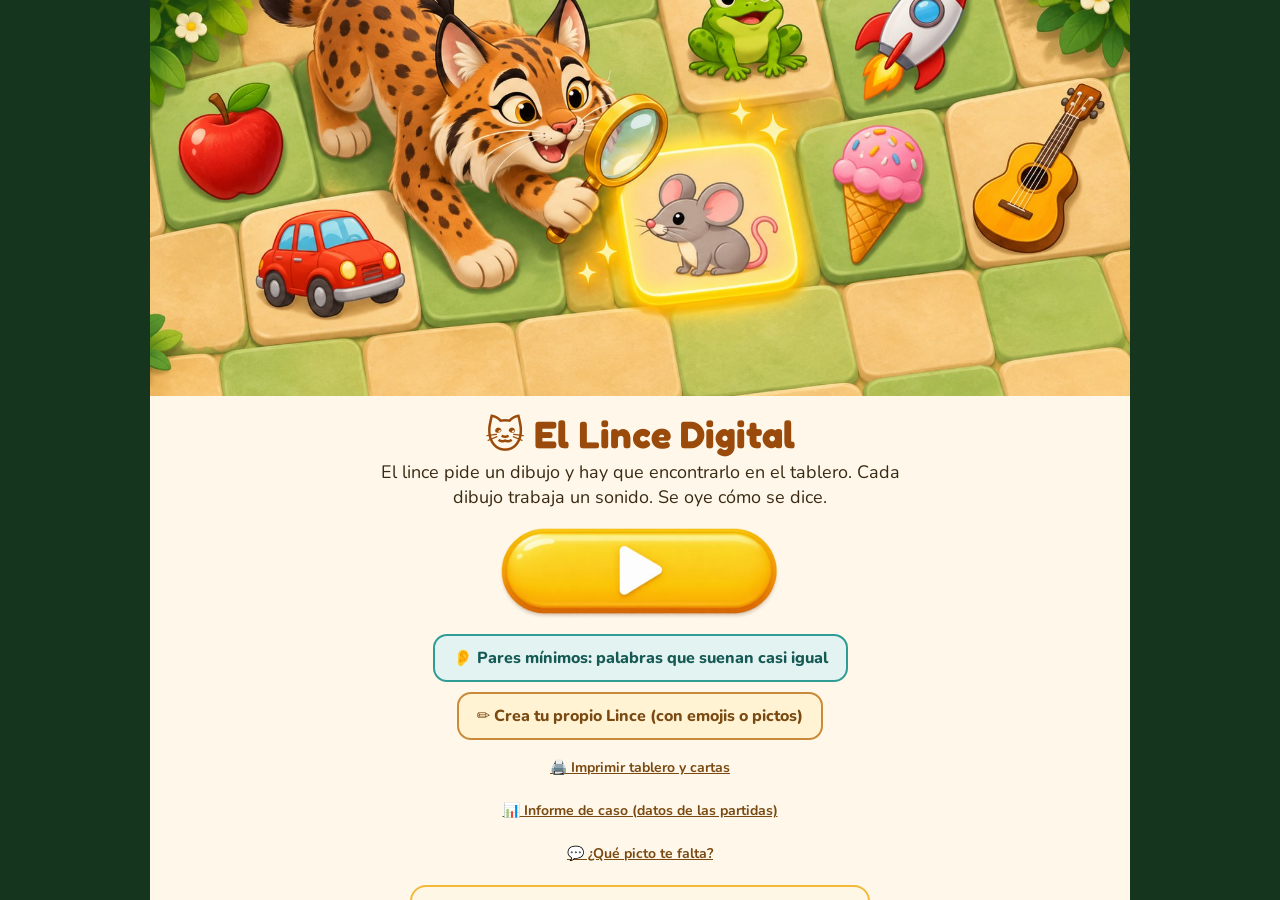
<file: index.html>
<!DOCTYPE html>
<html lang="es">
<head>
    <meta charset="UTF-8">
    <meta name="viewport" content="width=device-width, initial-scale=1.0, user-scalable=no">
    <title>🐱 El Lince Digital</title>
<meta property="og:title" content="El Lince Digital">
<meta property="og:description" content="El lince pide un dibujo y hay que encontrarlo. Cada dibujo trabaja un sonido, y se oye cómo se dice.">
<meta property="og:image" content="https://foniafonia.github.io/el-lince-digital/portada/portada-ancha.jpg">
    <link href="https://fonts.googleapis.com/css2?family=Fredoka+One&family=Nunito:wght@600;700;800&display=swap" rel="stylesheet">
    <style>
        :root {
            /* 🎮 Paleta VIDEOJUEGO PREMIUM */
            /* Fondo - degradado suave tipo cielo de videojuego */
            --bg-top: #A8D8EA;
            --bg-middle: #C5E8D5;
            --bg-bottom: #F8E9D2;

            /* Colores de acento */
            --accent-gold: #F5C842;
            --accent-orange: #FF9F43;
            --accent-coral: #FF6B6B;
            --accent-teal: #4ECDC4;
            --accent-purple: #A55EEA;
            --green-success: #26DE81;
            --red-error: #FC5C65;

            /* Tablero - estilo tapete digital premium */
            --board-surface: #3D9970;
            --board-surface-light: #5DB589;
            --board-surface-dark: #2D7A5A;
            --board-rim-outer: #8B5A2B;
            --board-rim-inner: #D4A574;

            /* Casillas - botones 3D */
            --tile-top: #FEFEFE;
            --tile-bottom: #E8E4DC;
            --tile-border-light: #FFFFFF;
            --tile-border-dark: #C5BEB2;
            --tile-shadow-color: rgba(60, 50, 40, 0.35);

            /* Panel superior */
            --panel-bg: linear-gradient(180deg, #5B4B8A 0%, #4A3D72 100%);
            --panel-border: #7B6BA8;
            --btn-gradient: linear-gradient(180deg, #FFE066 0%, #F5C842 50%, #E8B830 100%);
            --text-light: #FFFFFF;

            /* Compatibilidad */
            --gold: #F5C842;
            --gold-light: #FFE066;
            --yellow-bright: #F5C842;
            --orange-fun: #FF9F43;
            --red-accent: #FC5C65;
        }

        .dark {
            --bg-top: #2C3E50;
            --bg-middle: #34495E;
            --bg-bottom: #3D566E;
            --panel-bg: linear-gradient(180deg, #3D3066 0%, #2D2250 100%);
        }

        * {
            margin: 0;
            padding: 0;
            box-sizing: border-box;
            -webkit-tap-highlight-color: transparent;
            user-select: none;
        }

        html, body {
            height: 100%;
            overflow: hidden;
        }

        body {
            font-family: 'Nunito', sans-serif;
            background: linear-gradient(180deg, var(--bg-top) 0%, var(--bg-middle) 50%, var(--bg-bottom) 100%);
            min-height: 100vh;
            min-height: 100dvh;
            position: relative;
        }

        /* Fondo con textura sutil de videojuego */
        body::before {
            content: '';
            position: fixed;
            inset: 0;
            background-image:
                /* Luz ambiental desde arriba-izquierda */
                radial-gradient(ellipse 80% 50% at 20% -10%, rgba(255,255,255,0.4) 0%, transparent 60%),
                /* Patrón sutil de puntos */
                radial-gradient(circle at center, rgba(255,255,255,0.08) 1px, transparent 1px);
            background-size: 100% 100%, 24px 24px;
            pointer-events: none;
            z-index: 0;
        }

        /* Viñeta suave en bordes */
        body::after {
            content: '';
            position: fixed;
            inset: 0;
            background: radial-gradient(ellipse at center, transparent 50%, rgba(0,0,0,0.08) 100%);
            pointer-events: none;
            z-index: 0;
        }

        /* ===================== LANDSCAPE LAYOUT ===================== */
        .game-container {
            display: flex;
            flex-direction: column;
            height: 100vh;
            height: 100dvh;
            position: relative;
            z-index: 1;
        }

        /* Top Panel - Estilo videojuego con profundidad */
        .top-panel {
            background: var(--panel-bg);
            display: flex;
            align-items: center;
            justify-content: center;
            padding: 10px 20px;
            gap: 18px;
            border-bottom: 3px solid var(--panel-border);
            box-shadow:
                0 4px 0 rgba(0,0,0,0.2),
                0 6px 20px rgba(0,0,0,0.15),
                inset 0 1px 0 rgba(255,255,255,0.1);
            flex-shrink: 0;
            flex-wrap: wrap;
            position: relative;
        }

        /* ===================== MOBILE PORTRAIT LAYOUT ===================== */
        @media (max-width: 700px) and (orientation: portrait) {
            .top-panel {
                padding: 8px 10px;
                gap: 8px;
                justify-content: space-between;
            }

            /* Ocultar logo en móvil para ahorrar espacio */
            .logo {
                display: none;
            }

            /* Target section - prominente y centrado */
            .target-section {
                order: 1;
                flex-shrink: 0;
            }

            .target-label {
                display: none;
            }

            .target-card {
                width: 50px;
                height: 64px;
            }

            .target-card-emoji {
                font-size: 1.7rem;
            }

            .target-card-name {
                font-size: 0.4rem;
            }

            /* Stats compactos */
            .stats-row {
                order: 2;
                gap: 6px;
            }

            .stat-box {
                padding: 5px 10px;
                border-radius: 8px;
            }

            .stat-value {
                font-size: 0.95rem;
            }

            /* Categorías y fonemas - compactos en fila */
            .categories-section {
                order: 4;
                width: 100%;
                justify-content: center;
                flex-wrap: wrap;
                gap: 6px;
            }

            .categories-grid {
                gap: 3px;
                flex-shrink: 0;
            }

            .category-pill {
                padding: 5px 10px;
                font-size: 0.75rem;
            }

            .phoneme-scroll-wrapper {
                max-width: calc(100% - 120px);
                flex: 1;
                min-width: 150px;
            }

            .phoneme-section {
                gap: 3px;
            }

            .phoneme-pill {
                padding: 4px 6px;
                font-size: 0.55rem;
            }

            .phoneme-divider {
                margin: 0 2px;
                font-size: 0.7rem;
            }

            /* Botones de acción compactos */
            .actions-section {
                order: 3;
                gap: 5px;
            }

            .btn-premium {
                padding: 7px 12px;
                font-size: 0.75rem;
                border-radius: 10px;
            }

            .btn-text {
                display: none !important;
            }

            /* Tablero más pequeño en móvil portrait */
            .board-wrapper {
                width: min(calc(100vw - 20px), calc(100vh - 180px));
                height: min(calc(100vw - 20px), calc(100vh - 180px));
            }

            /* Celdas más pequeñas para móvil */
            .cell {
                --cell-size: clamp(26px, 8vw, 42px);
                --cell-font: clamp(0.9rem, 3.5vw, 1.4rem);
            }
        }

        /* ===================== MOBILE LANDSCAPE (jugar en horizontal) ===================== */
        @media (max-height: 500px) and (orientation: landscape) {
            .top-panel {
                padding: 6px 15px;
                gap: 12px;
            }

            .logo-title {
                font-size: 1.1rem;
            }

            .target-card {
                width: 45px;
                height: 58px;
            }

            .target-card-emoji {
                font-size: 1.5rem;
            }

            .stat-box {
                padding: 4px 10px;
            }

            .stat-value {
                font-size: 0.9rem;
            }

            .category-pill {
                padding: 4px 8px;
                font-size: 0.7rem;
            }

            .phoneme-pill {
                padding: 4px 6px;
                font-size: 0.6rem;
            }

            .btn-premium {
                padding: 6px 10px;
                font-size: 0.7rem;
            }
        }

        /* Brillo superior del panel */
        .top-panel::before {
            content: '';
            position: absolute;
            top: 0;
            left: 0;
            right: 0;
            height: 50%;
            background: linear-gradient(180deg, rgba(255,255,255,0.08) 0%, transparent 100%);
            pointer-events: none;
            border-radius: 0;
        }

        /* Logo/Title */
        .logo {
            display: flex;
            align-items: center;
            gap: 6px;
        }

        .logo-title {
            font-family: 'Fredoka One', cursive;
            font-size: 1.4rem;
            color: var(--accent-gold);
            display: flex;
            align-items: center;
            gap: 6px;
            text-shadow:
                0 2px 0 rgba(0,0,0,0.3),
                0 0 10px rgba(245,200,66,0.3);
            letter-spacing: 1px;
        }

        .logo-icon {
            font-size: 1.3em;
        }

        /* ===================== COMPACT TARGET CARD ===================== */
        .target-section {
            display: flex;
            align-items: center;
            gap: 10px;
        }

        .target-label {
            font-size: 0.65rem;
            font-weight: 800;
            text-transform: uppercase;
            letter-spacing: 1px;
            color: var(--yellow-bright);
            text-shadow: 0 1px 2px rgba(0,0,0,0.3);
            writing-mode: vertical-rl;
            text-orientation: mixed;
            transform: rotate(180deg);
        }

        .target-card-wrapper {
            perspective: 600px;
        }

        .target-card {
            width: 55px;
            height: 70px;
            position: relative;
            transform-style: preserve-3d;
            transition: transform 0.3s ease;
        }

        .target-card.flip {
            animation: cardFlip 0.45s cubic-bezier(0.34, 1.2, 0.64, 1);
        }

        @keyframes cardFlip {
            0% { transform: rotateY(0deg) scale(1); }
            40% { transform: rotateY(90deg) scale(0.9); }
            60% { transform: rotateY(90deg) scale(0.9); }
            100% { transform: rotateY(0deg) scale(1); }
        }

        .target-card-inner {
            width: 100%;
            height: 100%;
            background:
                linear-gradient(135deg, rgba(255,255,255,0.2) 0%, transparent 50%),
                linear-gradient(180deg, #FEFEFE 0%, #F0EBE0 100%);
            border-radius: 10px;
            display: flex;
            flex-direction: column;
            align-items: center;
            justify-content: center;
            gap: 3px;
            border: 3px solid var(--accent-gold);
            border-bottom-color: #D4A830;
            border-right-color: #D4A830;
            box-shadow:
                0 4px 0 var(--accent-orange),
                0 5px 10px rgba(0,0,0,0.2),
                0 8px 20px rgba(0,0,0,0.1),
                inset 0 -1px 0 rgba(0,0,0,0.05);
            position: relative;
            overflow: hidden;
        }

        /* Brillo de la tarjeta - iluminación coherente */
        .target-card-inner::before {
            content: '';
            position: absolute;
            top: 2px;
            left: 8%;
            right: 15%;
            height: 38%;
            background: linear-gradient(165deg, rgba(255,255,255,0.7) 0%, rgba(255,255,255,0.2) 60%, transparent 100%);
            border-radius: 6px 6px 60% 40%;
            pointer-events: none;
        }

        .target-card-emoji {
            font-size: 2rem;
            filter: drop-shadow(0 1px 1px rgba(0,0,0,0.12)) drop-shadow(0 2px 4px rgba(0,0,0,0.1));
            position: relative;
            z-index: 1;
            transition: transform 0.3s cubic-bezier(0.34, 1.5, 0.64, 1);
        }

        .target-card.flip .target-card-emoji {
            animation: emojiPop 0.3s cubic-bezier(0.34, 1.56, 0.64, 1) 0.25s backwards;
        }

        @keyframes emojiPop {
            0% { transform: scale(0); }
            100% { transform: scale(1); }
        }

        .target-card-name {
            font-size: 0.5rem;
            font-weight: 700;
            color: #5A4A3A;
            text-transform: uppercase;
            letter-spacing: 0.5px;
            opacity: 0.8;
        }

        /* Stats - Compact inline */
        .stats-row {
            display: flex;
            align-items: center;
            gap: 10px;
        }

        .stat-box {
            background: linear-gradient(180deg, rgba(0,0,0,0.2) 0%, rgba(0,0,0,0.35) 100%);
            border: 2px solid rgba(255,255,255,0.15);
            border-radius: 12px;
            padding: 8px 16px;
            text-align: center;
            display: flex;
            align-items: center;
            gap: 6px;
            box-shadow:
                inset 0 2px 4px rgba(0,0,0,0.3),
                0 1px 0 rgba(255,255,255,0.1);
        }

        .stat-value {
            font-family: 'Fredoka One', cursive;
            font-size: 1.15rem;
            color: #FFFFFF;
            text-shadow: 0 2px 0 rgba(0,0,0,0.3);
        }

        .stat-label {
            font-size: 0.55rem;
            color: rgba(255,255,255,0.7);
            text-transform: uppercase;
            letter-spacing: 0.5px;
        }

        /* ===================== COMPACT CATEGORY PILLS ===================== */
        .categories-section {
            display: flex;
            align-items: center;
            gap: 6px;
        }

        .categories-title {
            display: none;
        }

        .categories-grid {
            display: flex;
            gap: 4px;
            flex-wrap: wrap;
        }

        .category-pill {
            position: relative;
            padding: 7px 14px;
            border-radius: 25px;
            font-size: 0.85rem;
            font-weight: 700;
            cursor: pointer;
            transition: all 0.15s ease;
            border: none;
            background: linear-gradient(180deg, rgba(255,255,255,0.25) 0%, rgba(255,255,255,0.1) 100%);
            color: #FFFFFF;
            display: flex;
            align-items: center;
            gap: 4px;
            overflow: hidden;
            white-space: nowrap;
            box-shadow:
                0 3px 0 rgba(0,0,0,0.2),
                inset 0 1px 0 rgba(255,255,255,0.3);
            text-shadow: 0 1px 2px rgba(0,0,0,0.3);
        }

        .category-pill:hover {
            background: linear-gradient(180deg, rgba(255,255,255,0.35) 0%, rgba(255,255,255,0.2) 100%);
            transform: translateY(-1px);
            box-shadow:
                0 4px 0 rgba(0,0,0,0.2),
                inset 0 1px 0 rgba(255,255,255,0.4);
        }

        .category-pill:active {
            transform: translateY(2px);
            box-shadow:
                0 1px 0 rgba(0,0,0,0.2),
                inset 0 1px 0 rgba(255,255,255,0.2);
        }

        .category-pill.active {
            background: var(--btn-gradient);
            color: #5A4000;
            text-shadow: 0 1px 0 rgba(255,255,255,0.3);
            box-shadow:
                0 3px 0 #C9A020,
                0 4px 8px rgba(0,0,0,0.2),
                inset 0 1px 0 rgba(255,255,255,0.5);
        }

        .category-pill.full-width {
            /* No full width in horizontal mode */
        }

        /* Phoneme scroll wrapper */
        .phoneme-scroll-wrapper {
            max-width: 280px;
            overflow-x: auto;
            overflow-y: hidden;
            -webkit-overflow-scrolling: touch;
            scrollbar-width: thin;
            scrollbar-color: rgba(255,255,255,0.3) transparent;
            border-radius: 20px;
            background: rgba(0,0,0,0.15);
            padding: 4px 6px;
        }

        .phoneme-scroll-wrapper::-webkit-scrollbar {
            height: 4px;
        }

        .phoneme-scroll-wrapper::-webkit-scrollbar-track {
            background: transparent;
        }

        .phoneme-scroll-wrapper::-webkit-scrollbar-thumb {
            background: rgba(255,255,255,0.3);
            border-radius: 4px;
        }

        /* Phoneme pills inline */
        .phoneme-section {
            display: flex;
            gap: 4px;
            flex-wrap: nowrap;
            align-items: center;
        }

        .phoneme-divider {
            color: rgba(255,255,255,0.3);
            font-size: 1rem;
            margin: 0 4px;
            flex-shrink: 0;
        }

        .phoneme-pill {
            padding: 6px 10px;
            border-radius: 20px;
            font-size: 0.7rem;
            font-weight: 800;
            background: linear-gradient(180deg, rgba(255,255,255,0.25) 0%, rgba(255,255,255,0.1) 100%);
            border: none;
            color: #FFFFFF;
            cursor: pointer;
            transition: all 0.15s;
            box-shadow:
                0 2px 0 rgba(0,0,0,0.2),
                inset 0 1px 0 rgba(255,255,255,0.3);
            text-shadow: 0 1px 2px rgba(0,0,0,0.3);
            white-space: nowrap;
            flex-shrink: 0;
        }

        .phoneme-pill:hover {
            background: linear-gradient(180deg, rgba(255,255,255,0.35) 0%, rgba(255,255,255,0.2) 100%);
            transform: translateY(-1px);
        }

        .phoneme-pill.active {
            background: linear-gradient(180deg, #FF7EB3 0%, #FF5C9B 50%, #E84A87 100%);
            color: white;
            text-shadow: 0 1px 0 rgba(0,0,0,0.2);
            box-shadow:
                0 2px 0 #C43D6E,
                0 3px 6px rgba(0,0,0,0.2),
                inset 0 1px 0 rgba(255,255,255,0.4);
        }

        /* Sinfones con estilo diferenciado */
        .phoneme-pill.sinfon {
            background: linear-gradient(180deg, rgba(78,205,196,0.4) 0%, rgba(78,205,196,0.2) 100%);
        }

        .phoneme-pill.sinfon:hover {
            background: linear-gradient(180deg, rgba(78,205,196,0.6) 0%, rgba(78,205,196,0.35) 100%);
        }

        .phoneme-pill.sinfon.active {
            background: linear-gradient(180deg, #4ECDC4 0%, #3DB8B0 50%, #2DA39B 100%);
            box-shadow:
                0 2px 0 #1F8A82,
                0 3px 6px rgba(0,0,0,0.2),
                inset 0 1px 0 rgba(255,255,255,0.4);
        }

        /* ===================== COMPACT BUTTONS ===================== */
        .actions-section {
            display: flex;
            align-items: center;
            gap: 8px;
        }

        .btn-premium {
            position: relative;
            padding: 10px 18px;
            border-radius: 12px;
            font-family: 'Fredoka One', cursive;
            font-size: 0.85rem;
            cursor: pointer;
            transition:
                transform 0.12s cubic-bezier(0.34, 1.2, 0.64, 1),
                box-shadow 0.12s ease-out;
            border: none;
            display: flex;
            align-items: center;
            justify-content: center;
            gap: 6px;
            overflow: hidden;
            will-change: transform;
        }

        .btn-premium::before {
            content: '';
            position: absolute;
            top: 2px;
            left: 10%;
            right: 15%;
            height: 38%;
            background: linear-gradient(165deg, rgba(255,255,255,0.55) 0%, rgba(255,255,255,0.15) 60%, transparent 100%);
            border-radius: 8px 8px 60% 40%;
            pointer-events: none;
            transition: opacity 0.12s ease;
        }

        .btn-primary {
            background:
                linear-gradient(135deg, rgba(255,255,255,0.15) 0%, transparent 50%),
                var(--btn-gradient);
            color: #5A4000;
            text-shadow: 0 1px 0 rgba(255,255,255,0.45);
            box-shadow:
                0 4px 0 #C9A020,
                0 5px 10px rgba(0,0,0,0.18),
                0 8px 20px rgba(0,0,0,0.08),
                inset 0 -1px 0 rgba(0,0,0,0.08);
        }

        .btn-primary:hover {
            transform: translateY(-2px);
            box-shadow:
                0 6px 0 #C9A020,
                0 8px 15px rgba(0,0,0,0.22),
                0 12px 25px rgba(0,0,0,0.1),
                inset 0 -1px 0 rgba(0,0,0,0.08);
        }

        .btn-primary:hover::before {
            background: linear-gradient(165deg, rgba(255,255,255,0.7) 0%, rgba(255,255,255,0.2) 60%, transparent 100%);
        }

        .btn-primary:active {
            transform: translateY(3px);
            transition-duration: 0.05s;
            box-shadow:
                0 1px 0 #C9A020,
                0 2px 5px rgba(0,0,0,0.2),
                inset 0 2px 5px rgba(0,0,0,0.12);
        }

        .btn-primary:active::before {
            opacity: 0.5;
        }

        .btn-secondary {
            background:
                linear-gradient(135deg, rgba(255,255,255,0.08) 0%, transparent 50%),
                linear-gradient(180deg, rgba(255,255,255,0.22) 0%, rgba(255,255,255,0.08) 100%);
            color: #FFFFFF;
            text-shadow: 0 1px 2px rgba(0,0,0,0.35);
            box-shadow:
                0 3px 0 rgba(0,0,0,0.28),
                0 4px 8px rgba(0,0,0,0.12),
                inset 0 1px 0 rgba(255,255,255,0.25);
        }

        .btn-secondary:hover {
            background:
                linear-gradient(135deg, rgba(255,255,255,0.12) 0%, transparent 50%),
                linear-gradient(180deg, rgba(255,255,255,0.32) 0%, rgba(255,255,255,0.15) 100%);
            transform: translateY(-1px);
            box-shadow:
                0 4px 0 rgba(0,0,0,0.28),
                0 6px 12px rgba(0,0,0,0.15),
                inset 0 1px 0 rgba(255,255,255,0.3);
        }

        .btn-secondary:active {
            transform: translateY(2px);
            transition-duration: 0.05s;
            box-shadow:
                0 1px 0 rgba(0,0,0,0.25),
                inset 0 1px 3px rgba(0,0,0,0.15);
        }

        .btn-icon {
            font-size: 1em;
        }

        .btn-text {
            display: none;
        }

        @media (min-width: 600px) {
            .btn-text {
                display: inline;
            }
        }

        /* ===================== BOARD AREA - MAXIMIZED ===================== */
        .board-area {
            flex: 1;
            display: flex;
            align-items: center;
            justify-content: center;
            padding: 8px;
            position: relative;
            min-height: 0;
            overflow: hidden;
        }

        /* ===================== CIRCULAR FELT BOARD ===================== */
        .board-wrapper {
            position: relative;
            /* Maximizar: usar casi todo el espacio disponible */
            width: min(calc(100vh - 60px), calc(100vw - 20px), 850px);
            height: min(calc(100vh - 60px), calc(100vw - 20px), 850px);
        }

        /* Ajuste para móvil portrait - dejar espacio para panel */
        @media (max-width: 700px) and (orientation: portrait) {
            .board-area {
                padding: 5px;
                align-items: flex-start;
                padding-top: 10px;
            }

            .board-wrapper {
                width: min(calc(100vw - 30px), calc(100vh - 200px));
                height: min(calc(100vw - 30px), calc(100vh - 200px));
            }

            /* Anillos más finos en móvil */
            .board-outer-ring {
                inset: -12px;
            }

            .board-inner-ring {
                inset: -6px;
            }
        }

        /* Outer decorative ring - Marco exterior con profundidad */
        .board-outer-ring {
            position: absolute;
            inset: -18px;
            border-radius: 50%;
            background:
                linear-gradient(135deg, rgba(255,255,255,0.1) 0%, transparent 40%),
                linear-gradient(180deg, #A07550 0%, var(--board-rim-outer) 25%, #5C3D28 85%, #3D2818 100%);
            box-shadow:
                0 10px 0 rgba(40,25,15,0.5),
                0 12px 25px rgba(0,0,0,0.35),
                0 20px 50px rgba(0,0,0,0.2),
                inset 0 3px 0 rgba(255,255,255,0.12),
                inset 0 -4px 0 rgba(0,0,0,0.35);
        }

        /* Inner gold ring - Bisel dorado con brillo premium */
        .board-inner-ring {
            position: absolute;
            inset: -9px;
            border-radius: 50%;
            background:
                linear-gradient(135deg, rgba(255,255,255,0.25) 0%, transparent 50%),
                linear-gradient(180deg, #F0DDB5 0%, var(--board-rim-inner) 35%, #B8935C 70%, #8B6B40 100%);
            box-shadow:
                inset 0 4px 0 rgba(255,255,255,0.45),
                inset 0 -3px 0 rgba(0,0,0,0.25),
                0 0 15px rgba(180,140,80,0.2);
        }

        /* Superficie del tablero - Tapete digital premium con iluminación coherente */
        .board-felt {
            position: absolute;
            inset: 0;
            border-radius: 50%;
            background:
                /* Luz desde arriba-izquierda */
                radial-gradient(ellipse 60% 40% at 30% 20%, var(--board-surface-light) 0%, transparent 70%),
                /* Base del tapete */
                radial-gradient(ellipse at 50% 50%, var(--board-surface) 0%, var(--board-surface-dark) 100%);
            box-shadow:
                inset 8px 8px 30px rgba(0,0,0,0.25),
                inset -4px -4px 20px rgba(255,255,255,0.05),
                inset 0 0 80px rgba(0,0,0,0.12);
            overflow: hidden;
        }

        /* Textura de tapete muy sutil + brillo focal */
        .board-felt::before {
            content: '';
            position: absolute;
            inset: 0;
            background-image:
                /* Brillo focal suave */
                radial-gradient(ellipse 55% 35% at 28% 18%, rgba(255,255,255,0.12) 0%, transparent 70%),
                /* Textura de tela fina */
                url("data:image/svg+xml,%3Csvg viewBox='0 0 8 8' xmlns='http://www.w3.org/2000/svg'%3E%3Crect width='4' height='4' fill='rgba(0,0,0,0.025)'/%3E%3C/svg%3E");
            background-size: 100% 100%, 8px 8px;
            pointer-events: none;
            border-radius: 50%;
        }

        /* Borde interior con profundidad */
        .board-felt::after {
            content: '';
            position: absolute;
            inset: 0;
            border-radius: 50%;
            box-shadow:
                inset 0 4px 12px rgba(0,0,0,0.2),
                inset 0 0 40px rgba(0,0,0,0.12);
            pointer-events: none;
        }

        /* Board container - disposición CIRCULAR */
        .board {
            position: absolute;
            inset: 0;
            /* Ya no usamos grid, posicionamiento absoluto para cada celda */
        }

        /* ===================== CASILLAS 3D INTERACTIVAS ===================== */
        .cell {
            /* Posicionamiento absoluto para disposición circular */
            position: absolute;
            /* Tamaño responsivo - más compacto para mejor ajuste circular */
            --cell-size: clamp(32px, 6.5vmin, 52px);
            --cell-font: clamp(1rem, 3vmin, 1.7rem);
            width: var(--cell-size);
            height: var(--cell-size);
            /* Centrar en la posición calculada */
            transform: translate(-50%, -50%);
            /* Doble capa con iluminación desde arriba-izquierda */
            background:
                linear-gradient(135deg, rgba(255,255,255,0.15) 0%, transparent 50%),
                linear-gradient(180deg, var(--tile-top) 0%, var(--tile-bottom) 100%);
            border-radius: 50%;
            display: flex;
            align-items: center;
            justify-content: center;
            font-size: var(--cell-font);
            cursor: pointer;
            /* Transiciones suaves y satisfactorias */
            transition:
                transform 0.15s cubic-bezier(0.34, 1.2, 0.64, 1),
                box-shadow 0.15s ease-out,
                border-color 0.15s ease;
            /* Borde biselado con iluminación coherente */
            border: 2px solid var(--tile-border-light);
            border-bottom-color: var(--tile-border-dark);
            border-right-color: var(--tile-border-dark);
            /* Sombra 3D con suavidad */
            box-shadow:
                0 4px 0 var(--tile-shadow-color),
                0 5px 10px rgba(0,0,0,0.15),
                0 8px 20px rgba(0,0,0,0.08),
                inset 0 -1px 0 rgba(0,0,0,0.04);
            overflow: hidden;
            /* Evitar parpadeos */
            will-change: transform, box-shadow;
            backface-visibility: hidden;
        }

        /* Brillo cristalino superior - iluminación coherente */
        .cell::before {
            content: '';
            position: absolute;
            top: 2px;
            left: 6%;
            right: 12%;
            height: 42%;
            background: linear-gradient(165deg, rgba(255,255,255,0.75) 0%, rgba(255,255,255,0.2) 50%, transparent 100%);
            border-radius: 10px 10px 60% 40%;
            pointer-events: none;
            transition: opacity 0.15s ease;
        }

        /* Estado HOVER - elevación suave con feedback táctil */
        .cell:hover {
            transform: translate(-50%, -50%) translateY(-4px) scale(1.08);
            box-shadow:
                0 8px 0 var(--tile-shadow-color),
                0 10px 15px rgba(0,0,0,0.2),
                0 15px 30px rgba(0,0,0,0.1),
                inset 0 -1px 0 rgba(0,0,0,0.04);
            border-color: var(--accent-gold);
            border-bottom-color: #D4A830;
            border-right-color: #D4A830;
            z-index: 10;
        }

        /* Brillo más intenso en hover */
        .cell:hover::before {
            background: linear-gradient(165deg, rgba(255,255,255,0.9) 0%, rgba(255,255,255,0.3) 50%, transparent 100%);
        }

        /* Glow exterior sutil y elegante */
        .cell:hover::after {
            content: '';
            position: absolute;
            inset: -3px;
            border-radius: 17px;
            background: transparent;
            box-shadow: 0 0 20px rgba(245,200,66,0.35);
            pointer-events: none;
            opacity: 1;
        }

        /* Estado ACTIVE/PRESSED - hundimiento satisfactorio */
        .cell:active {
            transform: translate(-50%, -50%) translateY(2px) scale(0.95);
            box-shadow:
                0 2px 0 var(--tile-shadow-color),
                0 3px 6px rgba(0,0,0,0.2),
                inset 0 2px 6px rgba(0,0,0,0.12);
            transition-duration: 0.05s;
        }

        .cell:active::before {
            opacity: 0.6;
        }

        .cell-emoji {
            position: relative;
            z-index: 1;
            filter: drop-shadow(0 1px 1px rgba(0,0,0,0.12)) drop-shadow(0 2px 3px rgba(0,0,0,0.08));
            transition: transform 0.2s cubic-bezier(0.34, 1.5, 0.64, 1);
        }

        /* Animación suave del icono */
        .cell:hover .cell-emoji {
            transform: scale(1.12);
        }

        .cell:active .cell-emoji {
            transform: scale(0.95);
            transition-duration: 0.05s;
        }

        /* Animación de entrada escalonada y elegante */
        .cell {
            animation: cellAppear 0.5s cubic-bezier(0.22, 1, 0.36, 1) backwards;
        }

        @keyframes cellAppear {
            0% {
                opacity: 0;
                transform: translate(-50%, -50%) scale(0);
            }
            60% {
                opacity: 1;
                transform: translate(-50%, -50%) scale(1.1);
            }
            100% {
                opacity: 1;
                transform: translate(-50%, -50%) scale(1);
            }
        }

        /* Estado FOUND (acertado) - celebración satisfactoria */
        .cell.found {
            pointer-events: none;
            background:
                linear-gradient(135deg, rgba(255,255,255,0.2) 0%, transparent 50%),
                linear-gradient(180deg, #C8F7D6 0%, #7BE495 100%);
            border-color: var(--green-success);
            border-bottom-color: #1FAA4D;
            border-right-color: #1FAA4D;
            transform: translate(-50%, -50%) scale(1);
            box-shadow:
                0 4px 0 #1FAA4D,
                0 6px 15px rgba(38,222,129,0.35),
                0 0 25px rgba(38,222,129,0.2),
                inset 0 -1px 0 rgba(0,0,0,0.04);
            animation: foundPop 0.4s cubic-bezier(0.34, 1.56, 0.64, 1);
        }

        @keyframes foundPop {
            0% { transform: translate(-50%, -50%) scale(1); }
            30% { transform: translate(-50%, -50%) scale(1.15); }
            60% { transform: translate(-50%, -50%) scale(0.95); }
            100% { transform: translate(-50%, -50%) scale(1); }
        }

        .cell.found::after {
            content: '✓';
            position: absolute;
            inset: 5px;
            background: rgba(38,222,129,0.12);
            border: 3px solid var(--green-success);
            border-radius: 50%;
            display: flex;
            align-items: center;
            justify-content: center;
            font-size: 1.1rem;
            color: #1A8C40;
            font-weight: 900;
            animation: checkAppear 0.35s cubic-bezier(0.34, 1.56, 0.64, 1) 0.1s backwards;
            box-shadow:
                0 0 12px rgba(38,222,129,0.4),
                inset 0 1px 0 rgba(255,255,255,0.3);
        }

        @keyframes checkAppear {
            0% { transform: scale(0) rotate(-180deg); opacity: 0; }
            100% { transform: scale(1) rotate(0deg); opacity: 1; }
        }

        .cell.found .found-flash {
            position: absolute;
            inset: -10px;
            background: radial-gradient(circle, rgba(38,222,129,0.6) 0%, rgba(38,222,129,0.2) 40%, transparent 70%);
            animation: successFlash 0.5s ease-out forwards;
            pointer-events: none;
            border-radius: 50%;
        }

        @keyframes successFlash {
            0% { opacity: 1; transform: scale(0.5); }
            100% { opacity: 0; transform: scale(2); }
        }

        /* Estado WRONG (error) - feedback claro pero no molesto */
        .cell.wrong {
            animation: cellShake 0.35s cubic-bezier(0.36, 0.07, 0.19, 0.97);
            border-color: var(--red-error) !important;
            border-bottom-color: #D43D3D !important;
            border-right-color: #D43D3D !important;
            background:
                linear-gradient(135deg, rgba(255,255,255,0.15) 0%, transparent 50%),
                linear-gradient(180deg, #FFE0E0 0%, #FFB8B8 100%) !important;
            box-shadow:
                0 4px 0 #D43D3D,
                0 6px 12px rgba(252,92,101,0.3),
                0 0 20px rgba(252,92,101,0.2),
                inset 0 -1px 0 rgba(0,0,0,0.04) !important;
        }

        @keyframes cellShake {
            0%, 100% { transform: translateX(0); }
            10% { transform: translateX(-6px); }
            20% { transform: translateX(6px); }
            30% { transform: translateX(-5px); }
            40% { transform: translateX(5px); }
            50% { transform: translateX(-3px); }
            60% { transform: translateX(3px); }
            70% { transform: translateX(-2px); }
            80% { transform: translateX(2px); }
            90% { transform: translateX(-1px); }
        }

        /* ===================== PORTRAIT OVERLAY - PREMIUM ===================== */
        .rotate-overlay {
            position: fixed;
            inset: 0;
            background: linear-gradient(180deg, #5B4B8A 0%, #4A3D72 50%, #3D3066 100%);
            display: none;
            flex-direction: column;
            align-items: center;
            justify-content: center;
            gap: 25px;
            z-index: 9999;
            text-align: center;
            padding: 30px;
        }

        .rotate-icon {
            font-size: 5rem;
            animation: rotatePhone 2s ease-in-out infinite;
            filter: drop-shadow(0 4px 8px rgba(0,0,0,0.3));
        }

        @keyframes rotatePhone {
            0%, 100% { transform: rotate(0deg); }
            25% { transform: rotate(-25deg); }
            75% { transform: rotate(25deg); }
        }

        .rotate-text {
            font-family: 'Fredoka One', cursive;
            font-size: 1.9rem;
            color: var(--accent-gold);
            text-shadow:
                0 3px 0 rgba(0,0,0,0.3),
                0 0 20px rgba(245,200,66,0.3);
        }

        .rotate-subtext {
            color: rgba(255,255,255,0.85);
            font-size: 1.1rem;
            text-shadow: 0 1px 2px rgba(0,0,0,0.2);
        }

        .btn-skip-rotate {
            margin-top: 25px;
            padding: 18px 36px;
            font-family: 'Fredoka One', cursive;
            font-size: 1.15rem;
            background: var(--btn-gradient);
            color: #5A4000;
            border: none;
            border-radius: 16px;
            cursor: pointer;
            box-shadow:
                0 5px 0 #C9A020,
                0 8px 20px rgba(0,0,0,0.3),
                inset 0 -2px 0 rgba(0,0,0,0.1);
            transition: all 0.15s;
            text-shadow: 0 1px 0 rgba(255,255,255,0.4);
        }

        .btn-skip-rotate:hover {
            transform: translateY(-2px);
            box-shadow:
                0 7px 0 #C9A020,
                0 10px 25px rgba(0,0,0,0.35);
        }

        .btn-skip-rotate:active {
            transform: translateY(3px);
            box-shadow:
                0 2px 0 #C9A020,
                0 3px 8px rgba(0,0,0,0.2);
        }

        /* Portrait overlay - controlled by JS */
        .rotate-overlay.visible {
            display: flex;
        }

        .game-container.hidden {
            display: none;
        }

        /* ===================== END SCREEN - CINEMATOGRÁFICO ===================== */
        .end-screen {
            position: fixed;
            inset: 0;
            background: radial-gradient(ellipse at center, rgba(90,75,138,0.96) 0%, rgba(45,34,80,0.99) 100%);
            display: flex;
            align-items: center;
            justify-content: center;
            z-index: 1000;
            opacity: 0;
            visibility: hidden;
            transition: opacity 0.5s ease, visibility 0.5s ease;
        }

        .end-screen.show {
            opacity: 1;
            visibility: visible;
        }

        .end-content {
            background:
                linear-gradient(135deg, rgba(255,255,255,0.15) 0%, transparent 50%),
                linear-gradient(180deg, #FEFEFE 0%, #F5F0E5 100%);
            padding: 50px 60px;
            border-radius: 28px;
            text-align: center;
            transform: scale(0.6) translateY(50px);
            transition: transform 0.6s cubic-bezier(0.34, 1.56, 0.64, 1) 0.1s;
            border: 4px solid var(--accent-gold);
            border-bottom-color: #D4A830;
            border-right-color: #D4A830;
            box-shadow:
                0 8px 0 #C9A020,
                0 10px 20px rgba(0,0,0,0.25),
                0 20px 50px rgba(0,0,0,0.2),
                inset 0 -2px 0 rgba(0,0,0,0.04);
            max-width: 90%;
            position: relative;
        }

        /* Brillo premium de la tarjeta de victoria */
        .end-content::before {
            content: '';
            position: absolute;
            top: 4px;
            left: 8%;
            right: 15%;
            height: 35%;
            background: linear-gradient(165deg, rgba(255,255,255,0.6) 0%, rgba(255,255,255,0.15) 60%, transparent 100%);
            border-radius: 24px 24px 60% 40%;
            pointer-events: none;
        }

        .end-screen.show .end-content {
            transform: scale(1) translateY(0);
        }

        .end-trophy {
            font-size: 5.5rem;
            margin-bottom: 15px;
            filter: drop-shadow(0 3px 6px rgba(0,0,0,0.2));
            animation: trophyCelebrate 1s cubic-bezier(0.34, 1.56, 0.64, 1) 0.3s backwards;
        }

        .end-screen.show .end-trophy {
            animation: trophyCelebrate 1s cubic-bezier(0.34, 1.56, 0.64, 1) 0.3s backwards,
                       trophyFloat 2s ease-in-out 1.3s infinite;
        }

        @keyframes trophyCelebrate {
            0% { transform: scale(0) rotate(-30deg); opacity: 0; }
            50% { transform: scale(1.3) rotate(10deg); }
            70% { transform: scale(0.9) rotate(-5deg); }
            100% { transform: scale(1) rotate(0deg); opacity: 1; }
        }

        @keyframes trophyFloat {
            0%, 100% { transform: translateY(0) rotate(0deg); }
            50% { transform: translateY(-8px) rotate(3deg); }
        }

        .end-title {
            font-family: 'Fredoka One', cursive;
            font-size: 2.5rem;
            color: var(--accent-orange);
            text-shadow:
                0 3px 0 rgba(0,0,0,0.1),
                0 0 20px rgba(255,159,67,0.2);
            margin-bottom: 18px;
            animation: titleAppear 0.5s cubic-bezier(0.34, 1.56, 0.64, 1) 0.5s backwards;
        }

        @keyframes titleAppear {
            0% { opacity: 0; transform: translateY(20px); }
            100% { opacity: 1; transform: translateY(0); }
        }

        .end-stats {
            display: flex;
            justify-content: center;
            gap: 25px;
            margin: 25px 0;
        }

        .end-stat {
            text-align: center;
            background:
                linear-gradient(135deg, rgba(255,255,255,0.1) 0%, transparent 50%),
                linear-gradient(180deg, #6B5B95 0%, #5B4B85 100%);
            padding: 18px 28px;
            border-radius: 16px;
            border: none;
            box-shadow:
                0 4px 0 #3D3066,
                0 5px 10px rgba(0,0,0,0.18),
                inset 0 1px 0 rgba(255,255,255,0.15);
            animation: statAppear 0.4s cubic-bezier(0.34, 1.56, 0.64, 1) backwards;
        }

        .end-stat:nth-child(1) { animation-delay: 0.7s; }
        .end-stat:nth-child(2) { animation-delay: 0.85s; }

        @keyframes statAppear {
            0% { opacity: 0; transform: translateY(20px) scale(0.8); }
            100% { opacity: 1; transform: translateY(0) scale(1); }
        }

        .end-stat-value {
            font-family: 'Fredoka One', cursive;
            font-size: 2.5rem;
            color: #FFFFFF;
            text-shadow: 0 2px 0 rgba(0,0,0,0.25);
        }

        .end-stat-label {
            font-size: 0.8rem;
            color: rgba(255,255,255,0.7);
            text-transform: uppercase;
            letter-spacing: 1px;
            margin-top: 5px;
        }

        /* ===================== FEEDBACK OVERLAYS - CINEMATOGRÁFICO ===================== */
        .flash-overlay {
            position: fixed;
            inset: 0;
            pointer-events: none;
            z-index: 999;
            opacity: 0;
        }

        .flash-overlay.correct {
            background: radial-gradient(ellipse 80% 60% at 50% 50%, rgba(38, 222, 129, 0.18) 0%, rgba(38, 222, 129, 0.05) 40%, transparent 70%);
            opacity: 1;
            animation: successFlashScreen 0.4s ease-out forwards;
        }

        .flash-overlay.wrong {
            background: radial-gradient(ellipse 80% 60% at 50% 50%, rgba(252, 92, 101, 0.2) 0%, rgba(252, 92, 101, 0.05) 40%, transparent 70%);
            opacity: 1;
            animation: errorFlashScreen 0.35s ease-out forwards;
        }

        @keyframes successFlashScreen {
            0% { opacity: 0; }
            20% { opacity: 1; }
            100% { opacity: 0; }
        }

        @keyframes errorFlashScreen {
            0% { opacity: 0; }
            15% { opacity: 1; }
            100% { opacity: 0; }
        }

        /* Combo indicator - estilo videojuego arcade */
        .combo-indicator {
            position: fixed;
            top: 50%;
            left: 50%;
            transform: translate(-50%, -50%) scale(0);
            font-family: 'Fredoka One', cursive;
            font-size: 5rem;
            color: var(--accent-gold);
            text-shadow:
                0 0 2px #FFF,
                0 4px 0 var(--accent-orange),
                0 6px 0 #D47F30,
                0 10px 20px rgba(0,0,0,0.3),
                0 0 40px rgba(245,200,66,0.5),
                0 0 80px rgba(245,200,66,0.25);
            pointer-events: none;
            z-index: 500;
            opacity: 0;
            letter-spacing: -2px;
        }

        .combo-indicator.show {
            animation: comboAppear 0.6s cubic-bezier(0.34, 1.56, 0.64, 1) forwards;
        }

        @keyframes comboAppear {
            0% {
                transform: translate(-50%, -50%) scale(0) rotate(15deg);
                opacity: 0;
            }
            30% {
                transform: translate(-50%, -50%) scale(1.4) rotate(-10deg);
                opacity: 1;
            }
            50% {
                transform: translate(-50%, -50%) scale(0.95) rotate(-5deg);
            }
            70% {
                transform: translate(-50%, -50%) scale(1.05) rotate(-7deg);
                opacity: 1;
            }
            100% {
                transform: translate(-50%, -50%) scale(1) rotate(-6deg);
                opacity: 0;
            }
        }

        /* ===================== RESPONSIVE ADJUSTMENTS ===================== */
        @media (max-height: 500px) {
            .left-panel {
                padding: 12px;
                gap: 10px;
            }
            .target-card {
                width: 80px;
                height: 100px;
            }
            .target-card-emoji {
                font-size: 2.5rem;
            }
            .categories-grid {
                grid-template-columns: 1fr 1fr 1fr;
            }
            .category-pill.full-width {
                grid-column: span 1;
            }
        }

        @media (min-width: 900px) {
            .cell {
                --cell-size: clamp(42px, 7.5vmin, 58px);
                --cell-font: clamp(1.4rem, 3.5vmin, 2rem);
            }
        }

        @media (min-width: 1200px) {
            .board-wrapper {
                width: min(calc(100vh - 50px), calc(100vw - 20px), 950px);
                height: min(calc(100vh - 50px), calc(100vw - 20px), 950px);
            }
            .cell {
                --cell-size: clamp(50px, 8.5vmin, 68px);
                --cell-font: clamp(1.6rem, 4vmin, 2.3rem);
            }
        }

        @media (min-width: 1400px) {
            .board-wrapper {
                width: min(calc(100vh - 50px), calc(100vw - 20px), 1100px);
                height: min(calc(100vh - 50px), calc(100vw - 20px), 1100px);
            }
            .cell {
                --cell-size: clamp(58px, 9vmin, 76px);
                --cell-font: clamp(1.8rem, 4.5vmin, 2.6rem);
            }
        }

    </style>
<script>
(function(){
  var B='https://abacus.jasoncameron.dev/hit/foniafonia-lince/';
  var q=new URLSearchParams(location.search);
  try{ if(q.get('yo')==='1') localStorage.setItem('lince-no-contar','1'); }catch(e){}
  var no=false; try{ no=localStorage.getItem('lince-no-contar')==='1'; }catch(e){}
  var c=(q.get('c')||'').replace(/[^a-z]/g,'').slice(0,6);
  window.linceCuenta=function(k){ if(no) return; try{ new Image().src=B+'lince_'+k; if(c) new Image().src=B+'lince_c_'+c+'_'+k; }catch(e){} };
  linceCuenta('aperturas');
  try{ if(!localStorage.getItem('lince-visto')){ localStorage.setItem('lince-visto','1'); linceCuenta('personas'); } }catch(e){}
})();
</script>
<link rel="stylesheet" href="lince-extra.css">
</head>
<body>
    <!-- Portrait rotation overlay -->
    <div class="rotate-overlay" id="rotateOverlay">
        <div class="rotate-icon">📱</div>
        <div class="rotate-text">Gira tu dispositivo</div>
        <div class="rotate-subtext">El Lince se juega mejor en horizontal 🔄</div>
        <button class="btn-skip-rotate" id="skipRotateBtn">Jugar de todos modos ▶</button>
    </div>

    <!-- Main game container -->
    <div class="game-container">
        <!-- Top Panel - Compact horizontal bar -->
        <header class="top-panel">
            <div class="logo">
                <div class="logo-title">
                    <span class="logo-icon">🐱</span>
                    LINCE
                </div>
            </div>

            <div class="target-section">
                <div class="target-label">BUSCA</div>
                <div class="target-card-wrapper">
                    <div class="target-card" id="targetCard">
                        <div class="target-card-inner">
                            <span class="target-card-emoji" id="targetEmoji">🐭</span>
                            <span class="target-card-name" id="targetName">ratón</span>
                        </div>
                    </div>
                </div>
            </div>

            <div class="stats-row">
                <div class="stat-box">
                    <div class="stat-value"><span id="foundCount">0</span>/<span id="totalCount">37</span></div>
                </div>
                <div class="stat-box">
                    <div class="stat-value" id="timer">0:00</div>
                </div>
            </div>

            <div class="categories-section">
                <div class="categories-grid">
                    <button class="category-pill active" data-filter="todos">🎯</button>
                    <button class="category-pill" data-filter="animales">🐾</button>
                    <button class="category-pill" data-filter="objetos">📦</button>
                    <button class="category-pill" data-filter="comida">🍎</button>
                    <button class="category-pill" data-filter="transportes">🚗</button>
                    <button class="category-pill" data-filter="naturaleza">🌳</button>
                    <button class="category-pill" data-filter="pares" title="Pares mínimos: palabras que suenan casi igual" aria-label="Pares mínimos">👂</button>
                </div>
                <div class="phoneme-scroll-wrapper">
                    <div class="phoneme-section">
                        <!-- Fonemas simples -->
                        <button class="phoneme-pill" data-filter="r">/R/</button>
                        <button class="phoneme-pill" data-filter="rr">/RR/</button>
                        <button class="phoneme-pill" data-filter="s">/S/</button>
                        <button class="phoneme-pill" data-filter="l">/L/</button>
                        <button class="phoneme-pill" data-filter="d">/D/</button>
                        <button class="phoneme-pill" data-filter="z">/Z/</button>
                        <button class="phoneme-pill" data-filter="k">/K/</button>
                        <button class="phoneme-pill" data-filter="g">/G/</button>
                        <button class="phoneme-pill" data-filter="f">/F/</button>
                        <button class="phoneme-pill" data-filter="j">/J/</button>
                        <button class="phoneme-pill" data-filter="ch">/CH/</button>
                        <button class="phoneme-pill" data-filter="ñ">/Ñ/</button>
                        <!-- Sinfones -->
                        <span class="phoneme-divider">│</span>
                        <button class="phoneme-pill sinfon" data-filter="bl">/BL/</button>
                        <button class="phoneme-pill sinfon" data-filter="br">/BR/</button>
                        <button class="phoneme-pill sinfon" data-filter="cl">/CL/</button>
                        <button class="phoneme-pill sinfon" data-filter="cr">/CR/</button>
                        <button class="phoneme-pill sinfon" data-filter="dr">/DR/</button>
                        <button class="phoneme-pill sinfon" data-filter="fl">/FL/</button>
                        <button class="phoneme-pill sinfon" data-filter="fr">/FR/</button>
                        <button class="phoneme-pill sinfon" data-filter="gl">/GL/</button>
                        <button class="phoneme-pill sinfon" data-filter="gr">/GR/</button>
                        <button class="phoneme-pill sinfon" data-filter="pl">/PL/</button>
                        <button class="phoneme-pill sinfon" data-filter="pr">/PR/</button>
                        <button class="phoneme-pill sinfon" data-filter="tr">/TR/</button>
                    </div>
                </div>
            </div>

            <div class="actions-section">
                <button class="btn-premium btn-primary" id="newCardBtn">
                    <span class="btn-icon">🃏</span>
                    <span class="btn-text">Carta</span>
                </button>
                <button class="btn-premium btn-secondary" id="resetBtn">
                    <span class="btn-icon">🔄</span>
                </button>
            </div>
        </header>

        <!-- Board Area - Maximized -->
        <main class="board-area">
            <div class="board-wrapper">
                <div class="board-outer-ring"></div>
                <div class="board-inner-ring"></div>
                <div class="board-felt">
                    <div class="board" id="board"></div>
                </div>
            </div>
        </main>
    </div>

    <!-- Overlays -->
    <div class="flash-overlay" id="flashOverlay"></div>
    <div class="combo-indicator" id="comboIndicator"></div>

    <!-- End Screen -->
    <div class="end-screen" id="endScreen">
        <div class="end-content">
            <div class="end-trophy">🏆</div>
            <div class="end-title">¡TABLERO COMPLETO!</div>
            <div class="end-stats">
                <div class="end-stat">
                    <div class="end-stat-value" id="endTime">0:00</div>
                    <div class="end-stat-label">Tiempo</div>
                </div>
                <div class="end-stat">
                    <div class="end-stat-value" id="endErrors">0</div>
                    <div class="end-stat-label">Errores</div>
                </div>
            </div>
            <button class="btn-premium btn-primary" id="playAgainBtn">
                <span class="btn-icon">🎮</span>
                Jugar de nuevo
            </button>
            <p style="margin:18px 0 0;font:700 15px/1.4 Nunito,system-ui,sans-serif;color:#5a3a12;text-align:center">¿Te ha gustado? Este juego sigue creciendo en ColmenIA, la comunidad de logopedas: las versiones nuevas (más pictos, informes, más juegos) llegan por niveles a quien está dentro.</p>
            <a href="https://www.skool.com/logopedia-7339" target="_blank" rel="noopener" onclick="if(window.linceCuenta)linceCuenta('skool')" style="display:block;margin:10px auto 0;max-width:320px;text-align:center;padding:12px 16px;border-radius:14px;background:#0E3524;color:#fff;font:800 16px Nunito,system-ui,sans-serif;text-decoration:none">Entrar en la comunidad</a>
            <p style="margin:12px 0 0;font:600 12px Nunito,system-ui,sans-serif;color:#7a6a52;text-align:center">Idea y diseño: José Aserraf · Gabinete Fönia · <a href="privacidad.html" style="color:#7a6a52">Privacidad</a></p>
        </div>
    </div>

    <script>
        // Dark mode detection
        if (window.matchMedia && window.matchMedia('(prefers-color-scheme: dark)').matches) {
            document.documentElement.classList.add('dark');
        }
        window.matchMedia('(prefers-color-scheme: dark)').addEventListener('change', e => {
            document.documentElement.classList.toggle('dark', e.matches);
        });

        // Orientation detection - robust version
        const rotateOverlayEl = document.getElementById('rotateOverlay');
        const gameContainerEl = document.querySelector('.game-container');
        const skipRotateBtn = document.getElementById('skipRotateBtn');
        let userSkippedRotate = false;

        function checkOrientation() {
            // Si el usuario eligió saltar, no mostrar más
            if (userSkippedRotate) {
                rotateOverlayEl.classList.remove('visible');
                gameContainerEl.classList.remove('hidden');
                return;
            }

            // No mostrar en pantallas grandes (desktop/Mac)
            const isDesktop = window.innerWidth >= 800 && window.innerHeight >= 500;
            if (isDesktop) {
                rotateOverlayEl.classList.remove('visible');
                gameContainerEl.classList.remove('hidden');
                return;
            }

            // Solo para móviles pequeños en portrait
            const innerPortrait = window.innerHeight > window.innerWidth;
            const isSmallScreen = window.innerWidth < 700;

            if (innerPortrait && isSmallScreen) {
                rotateOverlayEl.classList.add('visible');
                gameContainerEl.classList.add('hidden');
            } else {
                rotateOverlayEl.classList.remove('visible');
                gameContainerEl.classList.remove('hidden');
            }
        }

        // Botón para saltar el overlay
        skipRotateBtn.addEventListener('click', () => {
            userSkippedRotate = true;
            rotateOverlayEl.classList.remove('visible');
            gameContainerEl.classList.remove('hidden');
        });

        // Check on load
        checkOrientation();

        // Check on resize (covers rotation)
        window.addEventListener('resize', checkOrientation);

        // Check on orientation change (for devices that support it)
        if (window.screen && window.screen.orientation) {
            window.screen.orientation.addEventListener('change', checkOrientation);
        }
        window.addEventListener('orientationchange', () => {
            // Delay para dar tiempo al navegador de actualizar dimensiones
            setTimeout(checkOrientation, 100);
            setTimeout(checkOrientation, 300);
        });

        // matchMedia listener
        if (window.matchMedia) {
            window.matchMedia('(orientation: portrait)').addEventListener('change', () => {
                setTimeout(checkOrientation, 100);
            });
        }

        // Check periodically for stubborn iframes
        setInterval(checkOrientation, 1000);

        // Item database with metadata - fonemas y sinfones para logopedia
        const itemDatabase = [
            // Animales
            { emoji: '🐭', name: 'ratón', cat: 'animales', phonemes: ['rr'] },
            { emoji: '🐱', name: 'gato', cat: 'animales', phonemes: ['g'] },
            { emoji: '🐶', name: 'perro', cat: 'animales', phonemes: ['rr'] },
            { emoji: '🦁', name: 'león', cat: 'animales', phonemes: ['l'] },
            { emoji: '🐻', name: 'oso', cat: 'animales', phonemes: ['s'] },
            { emoji: '🐰', name: 'conejo', cat: 'animales', phonemes: ['j'] },
            { emoji: '🦊', name: 'zorro', cat: 'animales', phonemes: ['z', 'rr'] },
            { emoji: '🐼', name: 'panda', cat: 'animales', phonemes: ['d'] },
            { emoji: '🐨', name: 'koala', cat: 'animales', phonemes: ['k', 'l'] },
            { emoji: '🐯', name: 'tigre', cat: 'animales', phonemes: ['g', 'r', 'gr'] },
            { emoji: '🦄', name: 'unicornio', cat: 'animales', phonemes: ['r'] },
            { emoji: '🐸', name: 'rana', cat: 'animales', phonemes: ['rr'] },
            { emoji: '🐢', name: 'tortuga', cat: 'animales', phonemes: ['r', 'g'] },
            { emoji: '🦋', name: 'mariposa', cat: 'animales', phonemes: ['r', 's'] },
            { emoji: '🐝', name: 'abeja', cat: 'animales', phonemes: ['j'] },
            { emoji: '🐌', name: 'caracol', cat: 'animales', phonemes: ['k', 'r', 'l'] },
            { emoji: '🦀', name: 'cangrejo', cat: 'animales', phonemes: ['k', 'gr', 'j'] },
            { emoji: '🐙', name: 'pulpo', cat: 'animales', phonemes: ['l'] },
            { emoji: '🐠', name: 'pez', cat: 'animales', phonemes: ['z'] },
            { emoji: '🐬', name: 'delfín', cat: 'animales', phonemes: ['d', 'l', 'f'] },
            { emoji: '🦈', name: 'tiburón', cat: 'animales', phonemes: ['r'] },
            { emoji: '🐳', name: 'ballena', cat: 'animales', phonemes: [] },
            { emoji: '🦭', name: 'foca', cat: 'animales', phonemes: ['f', 'k'] },
            { emoji: '🐊', name: 'cocodrilo', cat: 'animales', phonemes: ['k', 'dr', 'l'] },
            { emoji: '🦎', name: 'lagarto', cat: 'animales', phonemes: ['l', 'g', 'r'] },
            { emoji: '🐍', name: 'serpiente', cat: 'animales', phonemes: ['s', 'r'] },
            { emoji: '🦕', name: 'dinosaurio', cat: 'animales', phonemes: ['d', 's', 'r'] },
            { emoji: '🦖', name: 'dragón', cat: 'animales', phonemes: ['d', 'r', 'g', 'dr'] },
            { emoji: '🐘', name: 'elefante', cat: 'animales', phonemes: ['l', 'f'] },
            { emoji: '🦏', name: 'rinoceronte', cat: 'animales', phonemes: ['rr', 'r', 'z'] },
            { emoji: '🦛', name: 'hipopótamo', cat: 'animales', phonemes: [] },
            { emoji: '🐪', name: 'camello', cat: 'animales', phonemes: ['k'] },
            { emoji: '🦒', name: 'jirafa', cat: 'animales', phonemes: ['j', 'r', 'f'] },
            { emoji: '🦘', name: 'canguro', cat: 'animales', phonemes: ['k', 'g', 'r'] },
            { emoji: '🐄', name: 'vaca', cat: 'animales', phonemes: ['k'] },
            { emoji: '🐷', name: 'cerdo', cat: 'animales', phonemes: ['z', 'r', 'd'] },
            { emoji: '🐑', name: 'oveja', cat: 'animales', phonemes: ['j'] },
            { emoji: '🐐', name: 'cabra', cat: 'animales', phonemes: ['k', 'br'] },
            { emoji: '🦙', name: 'llama', cat: 'animales', phonemes: [] },
            { emoji: '🐴', name: 'caballo', cat: 'animales', phonemes: ['k'] },
            { emoji: '🦓', name: 'cebra', cat: 'animales', phonemes: ['z', 'br'] },
            { emoji: '🦌', name: 'ciervo', cat: 'animales', phonemes: ['z', 'r'] },
            { emoji: '🐕', name: 'perrito', cat: 'animales', phonemes: ['rr'] },
            { emoji: '🐩', name: 'caniche', cat: 'animales', phonemes: ['k', 'ch'] },
            { emoji: '🐈', name: 'gatito', cat: 'animales', phonemes: ['g'] },
            { emoji: '🦜', name: 'loro', cat: 'animales', phonemes: ['l', 'r'] },
            { emoji: '🦢', name: 'cisne', cat: 'animales', phonemes: ['z', 's'] },
            { emoji: '🦩', name: 'flamenco', cat: 'animales', phonemes: ['fl', 'k'] },
            { emoji: '🦚', name: 'pavo real', cat: 'animales', phonemes: ['r', 'l'] },
            { emoji: '🦃', name: 'pavo', cat: 'animales', phonemes: [] },
            { emoji: '🐓', name: 'gallo', cat: 'animales', phonemes: ['g'] },
            { emoji: '🐔', name: 'gallina', cat: 'animales', phonemes: ['g'] },
            { emoji: '🐣', name: 'pollito', cat: 'animales', phonemes: [] },
            { emoji: '🐦', name: 'pájaro', cat: 'animales', phonemes: ['j', 'r'] },
            { emoji: '🦅', name: 'águila', cat: 'animales', phonemes: ['g', 'l'] },
            { emoji: '🦆', name: 'pato', cat: 'animales', phonemes: [] },
            { emoji: '🦉', name: 'búho', cat: 'animales', phonemes: [] },
            { emoji: '🐺', name: 'lobo', cat: 'animales', phonemes: ['l'] },
            { emoji: '🐗', name: 'jabalí', cat: 'animales', phonemes: ['j', 'l'] },
            { emoji: '🐿️', name: 'ardilla', cat: 'animales', phonemes: ['r', 'd'] },
            { emoji: '🦔', name: 'erizo', cat: 'animales', phonemes: ['r', 'z'] },

            // Comida
            { emoji: '🍎', name: 'manzana', cat: 'comida', phonemes: ['z'] },
            { emoji: '🍐', name: 'pera', cat: 'comida', phonemes: ['r'] },
            { emoji: '🍊', name: 'naranja', cat: 'comida', phonemes: ['r', 'j'] },
            { emoji: '🍋', name: 'limón', cat: 'comida', phonemes: ['l'] },
            { emoji: '🍌', name: 'plátano', cat: 'comida', phonemes: ['pl', 'l'] },
            { emoji: '🍉', name: 'sandía', cat: 'comida', phonemes: ['s', 'd'] },
            { emoji: '🍇', name: 'uvas', cat: 'comida', phonemes: ['s'] },
            { emoji: '🍓', name: 'fresa', cat: 'comida', phonemes: ['fr', 's'] },
            { emoji: '🫐', name: 'arándano', cat: 'comida', phonemes: ['r', 'd'] },
            { emoji: '🍈', name: 'melón', cat: 'comida', phonemes: ['l'] },
            { emoji: '🍒', name: 'cereza', cat: 'comida', phonemes: ['z', 'r'] },
            { emoji: '🍑', name: 'melocotón', cat: 'comida', phonemes: ['l', 'k'] },
            { emoji: '🥭', name: 'mango', cat: 'comida', phonemes: ['g'] },
            { emoji: '🍍', name: 'piña', cat: 'comida', phonemes: ['ñ'] },
            { emoji: '🥝', name: 'kiwi', cat: 'comida', phonemes: ['k'] },
            { emoji: '🥑', name: 'aguacate', cat: 'comida', phonemes: ['g', 'k'] },
            { emoji: '🥕', name: 'zanahoria', cat: 'comida', phonemes: ['z', 'r'] },
            { emoji: '🌽', name: 'maíz', cat: 'comida', phonemes: ['z'] },
            { emoji: '🥦', name: 'brócoli', cat: 'comida', phonemes: ['br', 'k', 'l'] },
            { emoji: '🥬', name: 'lechuga', cat: 'comida', phonemes: ['l', 'ch', 'g'] },
            { emoji: '🥒', name: 'pepino', cat: 'comida', phonemes: [] },
            { emoji: '🌶️', name: 'chile', cat: 'comida', phonemes: ['ch', 'l'] },
            { emoji: '🫑', name: 'pimiento', cat: 'comida', phonemes: [] },
            { emoji: '🧅', name: 'cebolla', cat: 'comida', phonemes: ['z'] },
            { emoji: '🧄', name: 'ajo', cat: 'comida', phonemes: ['j'] },
            { emoji: '🥔', name: 'patata', cat: 'comida', phonemes: [] },
            { emoji: '🍠', name: 'boniato', cat: 'comida', phonemes: [] },
            { emoji: '🥐', name: 'cruasán', cat: 'comida', phonemes: ['cr', 's'] },
            { emoji: '🥖', name: 'pan', cat: 'comida', phonemes: [] },
            { emoji: '🍞', name: 'tostada', cat: 'comida', phonemes: ['s', 'd'] },
            { emoji: '🧀', name: 'queso', cat: 'comida', phonemes: ['k', 's'] },
            { emoji: '🥚', name: 'huevo', cat: 'comida', phonemes: [] },
            { emoji: '🍳', name: 'huevo frito', cat: 'comida', phonemes: ['f', 'r', 'fr'] },
            { emoji: '🥓', name: 'beicon', cat: 'comida', phonemes: ['k'] },
            { emoji: '🍔', name: 'hamburguesa', cat: 'comida', phonemes: ['g', 'r', 's'] },
            { emoji: '🍟', name: 'patatas fritas', cat: 'comida', phonemes: ['fr', 's'] },
            { emoji: '🍕', name: 'pizza', cat: 'comida', phonemes: ['z'] },
            { emoji: '🌭', name: 'perrito', cat: 'comida', phonemes: ['rr'] },
            { emoji: '🥪', name: 'sándwich', cat: 'comida', phonemes: ['s', 'ch'] },
            { emoji: '🌮', name: 'taco', cat: 'comida', phonemes: ['k'] },
            { emoji: '🌯', name: 'burrito', cat: 'comida', phonemes: ['rr'] },
            { emoji: '🍿', name: 'palomitas', cat: 'comida', phonemes: ['l', 's'] },
            { emoji: '🍩', name: 'rosquilla', cat: 'comida', phonemes: ['rr', 's', 'k'] },
            { emoji: '🍪', name: 'galleta', cat: 'comida', phonemes: ['g'] },
            { emoji: '🎂', name: 'tarta', cat: 'comida', phonemes: ['r'] },
            { emoji: '🍰', name: 'pastel', cat: 'comida', phonemes: ['s', 'l'] },
            { emoji: '🧁', name: 'magdalena', cat: 'comida', phonemes: ['g', 'd', 'l'] },
            { emoji: '🍦', name: 'helado', cat: 'comida', phonemes: ['l', 'd'] },
            { emoji: '🍫', name: 'chocolate', cat: 'comida', phonemes: ['ch', 'k', 'l'] },
            { emoji: '🍬', name: 'caramelo', cat: 'comida', phonemes: ['k', 'r', 'l'] },
            { emoji: '🍭', name: 'piruleta', cat: 'comida', phonemes: ['r', 'l'] },
            { emoji: '🧃', name: 'zumo', cat: 'comida', phonemes: ['z'] },
            { emoji: '🥤', name: 'refresco', cat: 'comida', phonemes: ['rr', 'fr', 's', 'k'] },
            { emoji: '☕', name: 'café', cat: 'comida', phonemes: ['k', 'f'] },
            { emoji: '🍼', name: 'biberón', cat: 'comida', phonemes: ['r'] },

            // Objetos
            { emoji: '⚽', name: 'balón', cat: 'objetos', phonemes: ['l'] },
            { emoji: '🏀', name: 'pelota', cat: 'objetos', phonemes: ['l'] },
            { emoji: '🎾', name: 'tenis', cat: 'objetos', phonemes: ['s'] },
            { emoji: '🎱', name: 'billar', cat: 'objetos', phonemes: ['r'] },
            { emoji: '🎯', name: 'diana', cat: 'objetos', phonemes: ['d'] },
            { emoji: '🎲', name: 'dado', cat: 'objetos', phonemes: ['d'] },
            { emoji: '🧩', name: 'puzle', cat: 'objetos', phonemes: ['z', 'l'] },
            { emoji: '🎨', name: 'paleta', cat: 'objetos', phonemes: ['l'] },
            { emoji: '🖌️', name: 'pincel', cat: 'objetos', phonemes: ['l'] },
            { emoji: '✏️', name: 'lápiz', cat: 'objetos', phonemes: ['l', 'z'] },
            { emoji: '📏', name: 'regla', cat: 'objetos', phonemes: ['rr', 'gl'] },
            { emoji: '✂️', name: 'tijeras', cat: 'objetos', phonemes: ['j', 'r', 's'] },
            { emoji: '📎', name: 'clip', cat: 'objetos', phonemes: ['cl', 'l'] },
            { emoji: '📚', name: 'libros', cat: 'objetos', phonemes: ['l', 'br', 's'] },
            { emoji: '🔑', name: 'llave', cat: 'objetos', phonemes: [] },
            { emoji: '🔒', name: 'candado', cat: 'objetos', phonemes: ['k', 'd'] },
            { emoji: '🔨', name: 'martillo', cat: 'objetos', phonemes: ['r'] },
            { emoji: '🔧', name: 'herramienta', cat: 'objetos', phonemes: ['rr'] },
            { emoji: '💡', name: 'bombilla', cat: 'objetos', phonemes: [] },
            { emoji: '🔦', name: 'linterna', cat: 'objetos', phonemes: ['l', 'r'] },
            { emoji: '⏰', name: 'reloj', cat: 'objetos', phonemes: ['rr', 'l', 'j'] },
            { emoji: '📱', name: 'móvil', cat: 'objetos', phonemes: ['l'] },
            { emoji: '💻', name: 'ordenador', cat: 'objetos', phonemes: ['r', 'd'] },
            { emoji: '🖥️', name: 'pantalla', cat: 'objetos', phonemes: [] },
            { emoji: '📷', name: 'cámara', cat: 'objetos', phonemes: ['k', 'r'] },
            { emoji: '🎥', name: 'vídeo', cat: 'objetos', phonemes: ['d'] },
            { emoji: '📺', name: 'televisor', cat: 'objetos', phonemes: ['l', 's', 'r'] },
            { emoji: '🎸', name: 'guitarra', cat: 'objetos', phonemes: ['g', 'rr'] },
            { emoji: '🎹', name: 'piano', cat: 'objetos', phonemes: [] },
            { emoji: '🎺', name: 'trompeta', cat: 'objetos', phonemes: ['tr', 'r'] },
            { emoji: '🥁', name: 'tambor', cat: 'objetos', phonemes: ['r'] },
            { emoji: '🎻', name: 'violín', cat: 'objetos', phonemes: ['l'] },
            { emoji: '🎤', name: 'micrófono', cat: 'objetos', phonemes: ['k', 'r', 'f'] },
            { emoji: '🎧', name: 'auriculares', cat: 'objetos', phonemes: ['r', 'k', 'l', 's'] },
            { emoji: '👓', name: 'gafas', cat: 'objetos', phonemes: ['g', 'f', 's'] },
            { emoji: '🕶️', name: 'gafas sol', cat: 'objetos', phonemes: ['g', 'f', 's', 'l'] },
            { emoji: '👒', name: 'sombrero', cat: 'objetos', phonemes: ['s', 'br', 'r'] },
            { emoji: '🧢', name: 'gorra', cat: 'objetos', phonemes: ['g', 'rr'] },
            { emoji: '👟', name: 'zapatilla', cat: 'objetos', phonemes: ['z'] },
            { emoji: '👠', name: 'tacón', cat: 'objetos', phonemes: ['k'] },
            { emoji: '🎒', name: 'mochila', cat: 'objetos', phonemes: ['ch', 'l'] },
            { emoji: '👜', name: 'bolso', cat: 'objetos', phonemes: ['l', 's'] },
            { emoji: '🌂', name: 'paraguas', cat: 'objetos', phonemes: ['r', 'g', 's'] },
            { emoji: '🪞', name: 'espejo', cat: 'objetos', phonemes: ['s', 'j'] },
            { emoji: '🧸', name: 'peluche', cat: 'objetos', phonemes: ['l', 'ch'] },
            { emoji: '🪁', name: 'cometa', cat: 'objetos', phonemes: ['k'] },
            { emoji: '🛝', name: 'tobogán', cat: 'objetos', phonemes: ['g'] },

            // Transportes
            { emoji: '🚗', name: 'coche', cat: 'transportes', phonemes: ['k', 'ch'] },
            { emoji: '🚕', name: 'taxi', cat: 'transportes', phonemes: ['k', 's'] },
            { emoji: '🚌', name: 'autobús', cat: 'transportes', phonemes: ['s'] },
            { emoji: '🚐', name: 'furgoneta', cat: 'transportes', phonemes: ['f', 'r', 'g'] },
            { emoji: '🚑', name: 'ambulancia', cat: 'transportes', phonemes: ['l'] },
            { emoji: '🚒', name: 'bomberos', cat: 'transportes', phonemes: ['r', 's'] },
            { emoji: '🚓', name: 'policía', cat: 'transportes', phonemes: ['l', 'z'] },
            { emoji: '🚚', name: 'camión', cat: 'transportes', phonemes: ['k'] },
            { emoji: '🚜', name: 'tractor', cat: 'transportes', phonemes: ['tr', 'k', 'r'] },
            { emoji: '🏎️', name: 'fórmula', cat: 'transportes', phonemes: ['f', 'r', 'l'] },
            { emoji: '🏍️', name: 'moto', cat: 'transportes', phonemes: [] },
            { emoji: '🛵', name: 'vespa', cat: 'transportes', phonemes: ['s'] },
            { emoji: '🚲', name: 'bicicleta', cat: 'transportes', phonemes: ['z', 'k', 'l', 'cl'] },
            { emoji: '🛴', name: 'patinete', cat: 'transportes', phonemes: [] },
            { emoji: '🚂', name: 'tren', cat: 'transportes', phonemes: ['tr', 'r'] },
            { emoji: '🚄', name: 'tren rápido', cat: 'transportes', phonemes: ['tr', 'r'] },
            { emoji: '🚁', name: 'helicóptero', cat: 'transportes', phonemes: ['l', 'k', 'r'] },
            { emoji: '✈️', name: 'avión', cat: 'transportes', phonemes: [] },
            { emoji: '🛩️', name: 'avioneta', cat: 'transportes', phonemes: [] },
            { emoji: '🚀', name: 'cohete', cat: 'transportes', phonemes: ['k'] },
            { emoji: '🛸', name: 'platillo', cat: 'transportes', phonemes: ['pl', 'l'] },
            { emoji: '⛵', name: 'velero', cat: 'transportes', phonemes: ['l', 'r'] },
            { emoji: '🚤', name: 'lancha', cat: 'transportes', phonemes: ['l', 'ch'] },
            { emoji: '🚢', name: 'barco', cat: 'transportes', phonemes: ['r', 'k'] },
            { emoji: '⚓', name: 'ancla', cat: 'transportes', phonemes: ['cl', 'l'] },
            { emoji: '🛶', name: 'canoa', cat: 'transportes', phonemes: ['k'] },
            { emoji: '🚡', name: 'teleférico', cat: 'transportes', phonemes: ['l', 'f', 'r', 'k'] },

            // Naturaleza
            { emoji: '🌳', name: 'árbol', cat: 'naturaleza', phonemes: ['r', 'l', 'br'] },
            { emoji: '🌲', name: 'pino', cat: 'naturaleza', phonemes: [] },
            { emoji: '🌴', name: 'palmera', cat: 'naturaleza', phonemes: ['l', 'r'] },
            { emoji: '🌵', name: 'cactus', cat: 'naturaleza', phonemes: ['k', 's'] },
            { emoji: '🌷', name: 'tulipán', cat: 'naturaleza', phonemes: ['l'] },
            { emoji: '🌹', name: 'rosa', cat: 'naturaleza', phonemes: ['rr', 's'] },
            { emoji: '🌻', name: 'girasol', cat: 'naturaleza', phonemes: ['j', 'r', 's', 'l'] },
            { emoji: '🌼', name: 'margarita', cat: 'naturaleza', phonemes: ['r', 'g'] },
            { emoji: '💐', name: 'flores', cat: 'naturaleza', phonemes: ['fl', 'r', 's'] },
            { emoji: '🍀', name: 'trébol', cat: 'naturaleza', phonemes: ['tr', 'r', 'l'] },
            { emoji: '🍁', name: 'hoja', cat: 'naturaleza', phonemes: ['j'] },
            { emoji: '🌾', name: 'trigo', cat: 'naturaleza', phonemes: ['tr', 'g'] },
            { emoji: '🪨', name: 'roca', cat: 'naturaleza', phonemes: ['rr', 'k'] },
            { emoji: '🪵', name: 'tronco', cat: 'naturaleza', phonemes: ['tr', 'k'] },
            { emoji: '🌍', name: 'tierra', cat: 'naturaleza', phonemes: ['rr'] },
            { emoji: '🌙', name: 'luna', cat: 'naturaleza', phonemes: ['l'] },
            { emoji: '⭐', name: 'estrella', cat: 'naturaleza', phonemes: ['s', 'tr'] },
            { emoji: '🌈', name: 'arcoíris', cat: 'naturaleza', phonemes: ['r', 'k', 's'] },
            { emoji: '☀️', name: 'sol', cat: 'naturaleza', phonemes: ['s', 'l'] },
            { emoji: '⛅', name: 'nube', cat: 'naturaleza', phonemes: [] },
            { emoji: '🌧️', name: 'lluvia', cat: 'naturaleza', phonemes: [] },
            { emoji: '⛈️', name: 'tormenta', cat: 'naturaleza', phonemes: ['r'] },
            { emoji: '❄️', name: 'nieve', cat: 'naturaleza', phonemes: [] },
            { emoji: '🔥', name: 'fuego', cat: 'naturaleza', phonemes: ['f', 'g'] },
            { emoji: '💧', name: 'gota', cat: 'naturaleza', phonemes: ['g'] },
            { emoji: '🌊', name: 'ola', cat: 'naturaleza', phonemes: ['l'] },
            { emoji: '🏔️', name: 'montaña', cat: 'naturaleza', phonemes: ['ñ'] },
            { emoji: '🌋', name: 'volcán', cat: 'naturaleza', phonemes: ['l', 'k'] },
            { emoji: '🏖️', name: 'playa', cat: 'naturaleza', phonemes: ['pl'] },
            { emoji: '🏝️', name: 'isla', cat: 'naturaleza', phonemes: ['s', 'l'] },
            { emoji: '🌺', name: 'flor', cat: 'naturaleza', phonemes: ['fl', 'r'] },
            { emoji: '☘️', name: 'trébol', cat: 'naturaleza', phonemes: ['tr', 'l'] },
            // Pares mínimos (solo se ven en el modo 👂 y con pictos)
            { emoji: '', name: 'lana', cat: 'objetos', phonemes: [], soloPar: true },
            { emoji: '', name: 'rata', cat: 'objetos', phonemes: [], soloPar: true },
            { emoji: '', name: 'lata', cat: 'objetos', phonemes: [], soloPar: true },
            { emoji: '', name: 'rey', cat: 'objetos', phonemes: [], soloPar: true },
            { emoji: '', name: 'ley', cat: 'objetos', phonemes: [], soloPar: true },
            { emoji: '', name: 'pata', cat: 'objetos', phonemes: [], soloPar: true },
            { emoji: '', name: 'bata', cat: 'objetos', phonemes: [], soloPar: true },
            { emoji: '', name: 'bollo', cat: 'objetos', phonemes: [], soloPar: true },
            { emoji: '', name: 'pollo', cat: 'objetos', phonemes: [], soloPar: true },
            { emoji: '', name: 'pito', cat: 'objetos', phonemes: [], soloPar: true },
            { emoji: '', name: 'peso', cat: 'objetos', phonemes: [], soloPar: true },
            { emoji: '', name: 'beso', cat: 'objetos', phonemes: [], soloPar: true },
            { emoji: '', name: 'gasa', cat: 'objetos', phonemes: [], soloPar: true },
            { emoji: '', name: 'casa', cat: 'objetos', phonemes: [], soloPar: true },
            { emoji: '', name: 'gol', cat: 'objetos', phonemes: [], soloPar: true },
            { emoji: '', name: 'col', cat: 'objetos', phonemes: [], soloPar: true },
            { emoji: '', name: 'garra', cat: 'objetos', phonemes: [], soloPar: true },
            { emoji: '', name: 'jarra', cat: 'objetos', phonemes: [], soloPar: true },
            { emoji: '', name: 'duna', cat: 'objetos', phonemes: [], soloPar: true },
            { emoji: '', name: 'tos', cat: 'objetos', phonemes: [], soloPar: true },
            { emoji: '', name: 'dos', cat: 'objetos', phonemes: [], soloPar: true },
            { emoji: '', name: 'fuente', cat: 'objetos', phonemes: [], soloPar: true },
            { emoji: '', name: 'puente', cat: 'objetos', phonemes: [], soloPar: true },
            { emoji: '', name: 'mano', cat: 'objetos', phonemes: [], soloPar: true },
            { emoji: '', name: 'mono', cat: 'objetos', phonemes: [], soloPar: true },
            { emoji: '', name: 'pelo', cat: 'objetos', phonemes: [], soloPar: true },
            { emoji: '', name: 'palo', cat: 'objetos', phonemes: [], soloPar: true },
            { emoji: '', name: 'bota', cat: 'objetos', phonemes: [], soloPar: true },
            { emoji: '', name: 'sapo', cat: 'objetos', phonemes: [], soloPar: true },
            { emoji: '', name: 'sopa', cat: 'objetos', phonemes: [], soloPar: true },
        ];

        // Game state
        let state = {
            items: [],
            foundItems: new Set(),
            currentTarget: null,
            errors: 0,
            startTime: null,
            timerInterval: null,
            currentFilter: 'todos',
            isComplete: false,
            combo: 0,
            audioEnabled: true
        };

        // DOM elements
        const board = document.getElementById('board');
        const targetCard = document.getElementById('targetCard');
        const targetEmoji = document.getElementById('targetEmoji');
        const targetName = document.getElementById('targetName');
        const foundCountEl = document.getElementById('foundCount');
        const totalCountEl = document.getElementById('totalCount');
        const timerEl = document.getElementById('timer');
        const newCardBtn = document.getElementById('newCardBtn');
        const resetBtn = document.getElementById('resetBtn');
        const endScreen = document.getElementById('endScreen');
        const endTime = document.getElementById('endTime');
        const endErrors = document.getElementById('endErrors');
        const playAgainBtn = document.getElementById('playAgainBtn');
        const flashOverlay = document.getElementById('flashOverlay');
        const comboIndicator = document.getElementById('comboIndicator');

        // Initialize
        function init() {
            setupEventListeners();
            buildBoard();
            pickNewTarget();
            startTimer();
        }

        function setupEventListeners() {
            newCardBtn.addEventListener('click', pickNewTarget);
            resetBtn.addEventListener('click', resetGame);
            playAgainBtn.addEventListener('click', () => {
                endScreen.classList.remove('show');
                resetGame();
            });

            // Category pills
            document.querySelectorAll('.category-pill').forEach(pill => {
                pill.addEventListener('click', () => {
                    document.querySelectorAll('.category-pill').forEach(p => p.classList.remove('active'));
                    document.querySelectorAll('.phoneme-pill').forEach(p => p.classList.remove('active'));
                    pill.classList.add('active');
                    state.currentFilter = pill.dataset.filter;
                    resetGame();
                });
            });

            // Phoneme pills
            document.querySelectorAll('.phoneme-pill').forEach(pill => {
                pill.addEventListener('click', () => {
                    document.querySelectorAll('.category-pill').forEach(p => p.classList.remove('active'));
                    document.querySelectorAll('.phoneme-pill').forEach(p => p.classList.remove('active'));
                    pill.classList.add('active');
                    state.currentFilter = pill.dataset.filter;
                    resetGame();
                });
            });
        }

        function shuffleArray(arr) {
            const a = [...arr];
            for (let i = a.length - 1; i > 0; i--) {
                const j = Math.floor(Math.random() * (i + 1));
                [a[i], a[j]] = [a[j], a[i]];
            }
            return a;
        }

        function filterItems() {
            const filter = state.currentFilter;
            if (filter === 'todos') return [...itemDatabase];
            if (['animales', 'objetos', 'comida', 'transportes', 'naturaleza'].includes(filter)) {
                return itemDatabase.filter(i => i.cat === filter);
            }
            return itemDatabase.filter(i => i.phonemes && i.phonemes.includes(filter));
        }

        function buildBoard() {
            board.innerHTML = '';
            const filtered = filterItems();
            const shuffled = shuffleArray(filtered);

            // Configuración de anillos concéntricos (del centro hacia afuera)
            // Centro + 3 anillos = 1 + 6 + 12 + 18 = 37 posiciones
            // Radio máximo ~0.72 para mantener celdas dentro del círculo
            const ringConfig = [
                { count: 1, radius: 0 },       // Centro
                { count: 6, radius: 0.24 },    // Anillo 1
                { count: 12, radius: 0.48 },   // Anillo 2
                { count: 18, radius: 0.72 }    // Anillo 3 - borde interior seguro
            ];

            const totalPositions = ringConfig.reduce((sum, r) => sum + r.count, 0);
            const count = Math.min(shuffled.length, totalPositions);
            state.items = shuffled.slice(0, count);
            const positioned = shuffleArray(state.items);

            // Generar posiciones circulares
            const positions = [];
            let ringIndex = 0;
            ringConfig.forEach(ring => {
                if (ring.count === 1) {
                    // Centro
                    positions.push({ x: 50, y: 50 });
                } else {
                    // Anillo con múltiples items
                    const angleStep = (2 * Math.PI) / ring.count;
                    // Offset rotacional para que los anillos no estén alineados
                    const rotationOffset = (ringIndex % 2 === 1) ? (angleStep / 2) : 0;
                    const startAngle = -Math.PI / 2 + rotationOffset;
                    for (let i = 0; i < ring.count; i++) {
                        const angle = startAngle + (i * angleStep);
                        const x = 50 + (ring.radius * 50) * Math.cos(angle);
                        const y = 50 + (ring.radius * 50) * Math.sin(angle);
                        positions.push({ x, y });
                    }
                }
                ringIndex++;
            });

            // Colocar cada item en su posición
            positioned.forEach((item, index) => {
                if (index >= positions.length) return;

                const pos = positions[index];
                const cell = document.createElement('div');
                cell.className = 'cell';
                cell.dataset.index = index;

                // Posición en porcentaje
                cell.style.left = `${pos.x}%`;
                cell.style.top = `${pos.y}%`;

                // Animación escalonada desde el centro hacia afuera
                cell.style.animationDelay = `${index * 25}ms`;

                cell.innerHTML = `<span class="cell-emoji">${item.emoji}</span>`;
                cell.addEventListener('click', () => handleCellClick(cell, item));
                board.appendChild(cell);
            });

            totalCountEl.textContent = state.items.length;
            foundCountEl.textContent = '0';
        }

        function pickNewTarget() {
            const remaining = state.items.filter((item, idx) => !state.foundItems.has(idx));

            if (remaining.length === 0) {
                completeGame();
                return;
            }

            const randomItem = remaining[Math.floor(Math.random() * remaining.length)];
            state.currentTarget = randomItem;

            // Flip animation
            targetCard.classList.add('flip');
            setTimeout(() => {
                targetEmoji.textContent = randomItem.emoji;
                targetName.textContent = randomItem.name;
            }, 175);
            setTimeout(() => targetCard.classList.remove('flip'), 350);
        }

        function handleCellClick(cell, item) {
            if (state.isComplete) return;
            if (cell.classList.contains('found')) return;

            const itemIndex = state.items.indexOf(item);

            if (item.emoji === state.currentTarget?.emoji) {
                // Correct!
                cell.classList.add('found');

                // Add flash effect
                const flash = document.createElement('div');
                flash.className = 'found-flash';
                cell.appendChild(flash);
                setTimeout(() => flash.remove(), 300);

                state.foundItems.add(itemIndex);
                state.combo++;

                flashOverlay.classList.add('correct');
                setTimeout(() => flashOverlay.classList.remove('correct'), 100);

                if (state.combo >= 3) {
                    showCombo();
                }

                foundCountEl.textContent = state.foundItems.size;

                setTimeout(() => {
                    if (state.foundItems.size < state.items.length) {
                        pickNewTarget();
                    } else {
                        completeGame();
                    }
                }, 180);

            } else {
                // Wrong
                cell.classList.add('wrong');
                state.errors++;
                state.combo = 0;

                flashOverlay.classList.add('wrong');
                setTimeout(() => flashOverlay.classList.remove('wrong'), 100);
                setTimeout(() => cell.classList.remove('wrong'), 150);
            }
        }

        function showCombo() {
            const messages = ['🔥', '⚡', '¡WOW!', '¡GENIAL!', '¡SÚPER!'];
            let msg;
            if (state.combo >= 7) {
                msg = messages[Math.floor(Math.random() * messages.length)];
            } else if (state.combo >= 5) {
                msg = '¡x' + state.combo + '!';
            } else {
                msg = 'x' + state.combo;
            }
            comboIndicator.textContent = msg;
            comboIndicator.classList.remove('show');
            // Force reflow para reiniciar animación
            void comboIndicator.offsetWidth;
            comboIndicator.classList.add('show');
            setTimeout(() => comboIndicator.classList.remove('show'), 700);
        }

        function startTimer() {
            state.startTime = Date.now();
            if (state.timerInterval) clearInterval(state.timerInterval);

            state.timerInterval = setInterval(() => {
                const elapsed = Math.floor((Date.now() - state.startTime) / 1000);
                const mins = Math.floor(elapsed / 60);
                const secs = elapsed % 60;
                timerEl.textContent = `${mins}:${secs.toString().padStart(2, '0')}`;
            }, 100);
        }

        function completeGame() {
            state.isComplete = true;
            clearInterval(state.timerInterval);

            const elapsed = Math.floor((Date.now() - state.startTime) / 1000);
            const mins = Math.floor(elapsed / 60);
            const secs = elapsed % 60;

            endTime.textContent = `${mins}:${secs.toString().padStart(2, '0')}`;
            endErrors.textContent = state.errors;

            setTimeout(() => endScreen.classList.add('show'), 500); if(window.linceCuenta) linceCuenta('completados');
        }

        function resetGame() {
            state.foundItems.clear();
            state.currentTarget = null;
            state.errors = 0;
            state.isComplete = false;
            state.combo = 0;

            if (state.timerInterval) clearInterval(state.timerInterval);

            buildBoard();
            pickNewTarget();
            startTimer();
        }

        // Start the game
        init();
    </script>
<script src="picto/indice.js"></script>
<script src="lince-extra.js"></script>
<script src="lince-informe.js"></script>
</body>
</html>
</file>
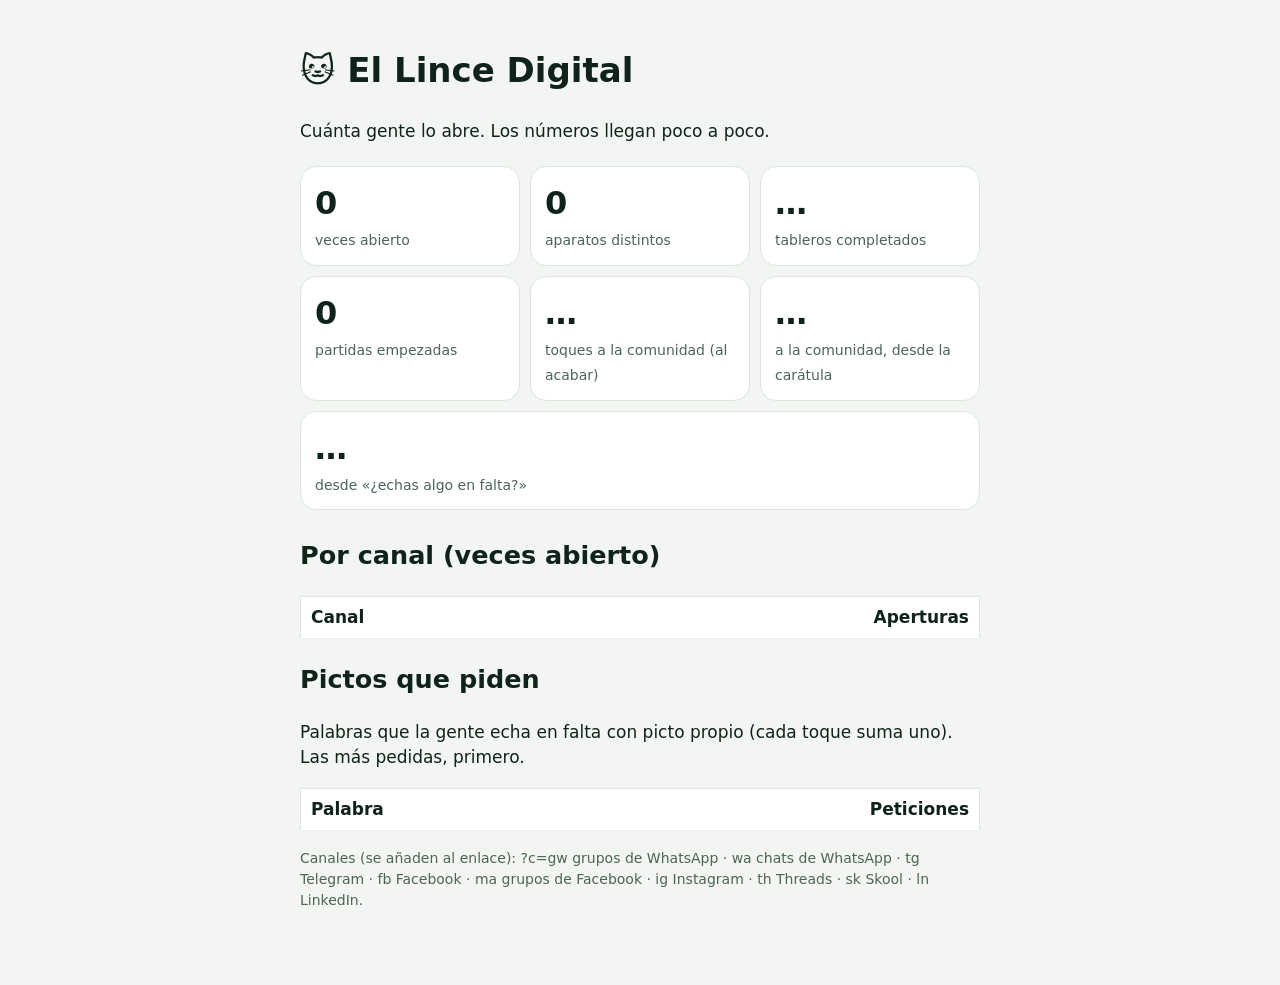
<file: estadisticas.html>
<!DOCTYPE html><html lang="es"><head><meta charset="UTF-8"><meta name="viewport" content="width=device-width, initial-scale=1"><meta name="robots" content="noindex"><title>El Lince Digital · cuánta gente lo abre</title>
<style>body{font:17px/1.5 system-ui,sans-serif;max-width:680px;margin:0 auto;padding:22px 16px 60px;background:#F3F5F2;color:#10231A}.c{display:flex;flex-wrap:wrap;margin:0 -5px}.k{flex:1 1 140px;margin:5px;background:#fff;border:1px solid #DCE6DE;border-radius:16px;padding:12px 14px}.k b{display:block;font-size:32px}.k span{font-size:14px;color:#4d6457}table{width:100%;border-collapse:collapse;background:#fff;border:1px solid #DCE6DE}th,td{padding:8px 10px;text-align:right;border-bottom:1px solid #EEF2EE}th:first-child,td:first-child{text-align:left}</style></head><body>
<h1>🐱 El Lince Digital</h1><p>Cuánta gente lo abre. Los números llegan poco a poco.</p>
<div class="c"><div class="k"><b id="aperturas">…</b><span>veces abierto</span></div><div class="k"><b id="personas">…</b><span>aparatos distintos</span></div><div class="k"><b id="completados">…</b><span>tableros completados</span></div><div class="k"><b id="jugar">…</b><span>partidas empezadas</span></div><div class="k"><b id="skool">…</b><span>toques a la comunidad (al acabar)</span></div><div class="k"><b id="skool_portada">…</b><span>a la comunidad, desde la carátula</span></div><div class="k"><b id="skool_idea_portada">…</b><span>desde «¿echas algo en falta?»</span></div></div>
<h2>Por canal (veces abierto)</h2><table id="t"><tr><th>Canal</th><th>Aperturas</th></tr></table>
<h2>Pictos que piden</h2><p class="nota">Palabras que la gente echa en falta con picto propio (cada toque suma uno). Las más pedidas, primero.</p>
<table id="pid"><tr><th>Palabra</th><th>Peticiones</th></tr></table><p class="nota" id="pidn"></p>
<script>
var FALTA=[["panda", "panda"], ["koala", "koala"], ["unicornio", "unicornio"], ["abeja", "abeja"], ["cangrejo", "cangrejo"], ["pulpo", "pulpo"], ["tiburón", "tiburon"], ["dinosaurio", "dinosaurio"], ["hipopótamo", "hipopotamo"], ["camello", "camello"], ["canguro", "canguro"], ["llama", "llama"], ["ciervo", "ciervo"], ["perrito", "perrito"], ["caniche", "caniche"], ["gatito", "gatito"], ["cisne", "cisne"], ["flamenco", "flamenco"], ["pavo real", "pavo-real"], ["pavo", "pavo"], ["águila", "aguila"], ["búho", "buho"], ["jabalí", "jabali"], ["erizo", "erizo"], ["arándano", "arandano"], ["mango", "mango"], ["kiwi", "kiwi"], ["aguacate", "aguacate"], ["maíz", "maiz"], ["chile", "chile"], ["pimiento", "pimiento"], ["ajo", "ajo"], ["boniato", "boniato"], ["cruasán", "cruasan"], ["huevo frito", "huevo-frito"], ["beicon", "beicon"], ["hamburguesa", "hamburguesa"], ["patatas fritas", "patatas-fritas"], ["sándwich", "sandwich"], ["burrito", "burrito"], ["palomitas", "palomitas"], ["magdalena", "magdalena"], ["piruleta", "piruleta"], ["biberón", "biberon"], ["tenis", "tenis"], ["billar", "billar"], ["diana", "diana"], ["dado", "dado"], ["paleta", "paleta"], ["pincel", "pincel"], ["clip", "clip"], ["candado", "candado"], ["herramienta", "herramienta"], ["bombilla", "bombilla"], ["linterna", "linterna"], ["pantalla", "pantalla"], ["vídeo", "video"], ["televisor", "televisor"], ["piano", "piano"], ["violín", "violin"], ["auriculares", "auriculares"], ["gafas sol", "gafas-sol"], ["tacón", "tacon"], ["bolso", "bolso"], ["taxi", "taxi"], ["furgoneta", "furgoneta"], ["bomberos", "bomberos"], ["fórmula", "formula"], ["vespa", "vespa"], ["patinete", "patinete"], ["tren rápido", "tren-rapido"], ["avioneta", "avioneta"], ["cohete", "cohete"], ["platillo", "platillo"], ["ancla", "ancla"], ["teleférico", "teleferico"], ["palmera", "palmera"], ["cactus", "cactus"], ["tulipán", "tulipan"], ["margarita", "margarita"], ["flores", "flores"], ["trébol", "trebol"], ["hoja", "hoja"], ["trigo", "trigo"], ["tronco", "tronco"], ["lluvia", "lluvia"], ["tormenta", "tormenta"], ["montaña", "montana"], ["volcán", "volcan"]];
var res=[],hecho=0;
function pideLee(i){ if(i>=FALTA.length){return;} fetch(G+'lince_pide_'+FALTA[i][1]).then(function(r){return r.json()}).then(function(j){ if(j.value) res.push([FALTA[i][0],j.value]); }).catch(function(){}).then(function(){ hecho++; document.getElementById('pidn').textContent='Leyendo… '+hecho+' de '+FALTA.length; if(hecho===FALTA.length){ pinta(); } else pideLee(i+4); }); }
function pinta(){ res.sort(function(a,b){return b[1]-a[1]}); var t=document.getElementById('pid'); res.forEach(function(x){ var r=t.insertRow(); r.insertCell().textContent=x[0]; r.insertCell().textContent=x[1]; }); document.getElementById('pidn').textContent=res.length?'':'Todavía nadie ha pedido ninguno.'; }
setTimeout(function(){ for(var k=0;k<4;k++) pideLee(k); },3500);
</script>
<p style="font-size:14px;color:#4d6457">Canales (se añaden al enlace): ?c=gw grupos de WhatsApp · wa chats de WhatsApp · tg Telegram · fb Facebook · ma grupos de Facebook · ig Instagram · th Threads · sk Skool · ln LinkedIn.</p>
<script>
var G='https://abacus.jasoncameron.dev/get/foniafonia-lince/';
function leer(k,cb){fetch(G+k).then(function(r){return r.json()}).then(function(j){cb(j.value==null?0:j.value)}).catch(function(){cb(0)})}
['aperturas','personas','jugar','completados','skool','skool_portada','skool_idea_portada'].forEach(function(k,i){setTimeout(function(){leer('lince_'+k,function(v){document.getElementById(k).textContent=v})},i*400)});
[['gw','Grupos de WhatsApp'],['wa','WhatsApp (chats)'],['tg','Telegram'],['fb','Facebook'],['ma','Grupos de Facebook'],['ig','Instagram'],['th','Threads'],['sk','Skool'],['ln','LinkedIn']].forEach(function(c,i){setTimeout(function(){leer('lince_c_'+c[0]+'_aperturas',function(v){var r=document.getElementById('t').insertRow();r.insertCell().textContent=c[1];r.insertCell().textContent=v})},2000+i*400)});
</script></body></html>
</file>
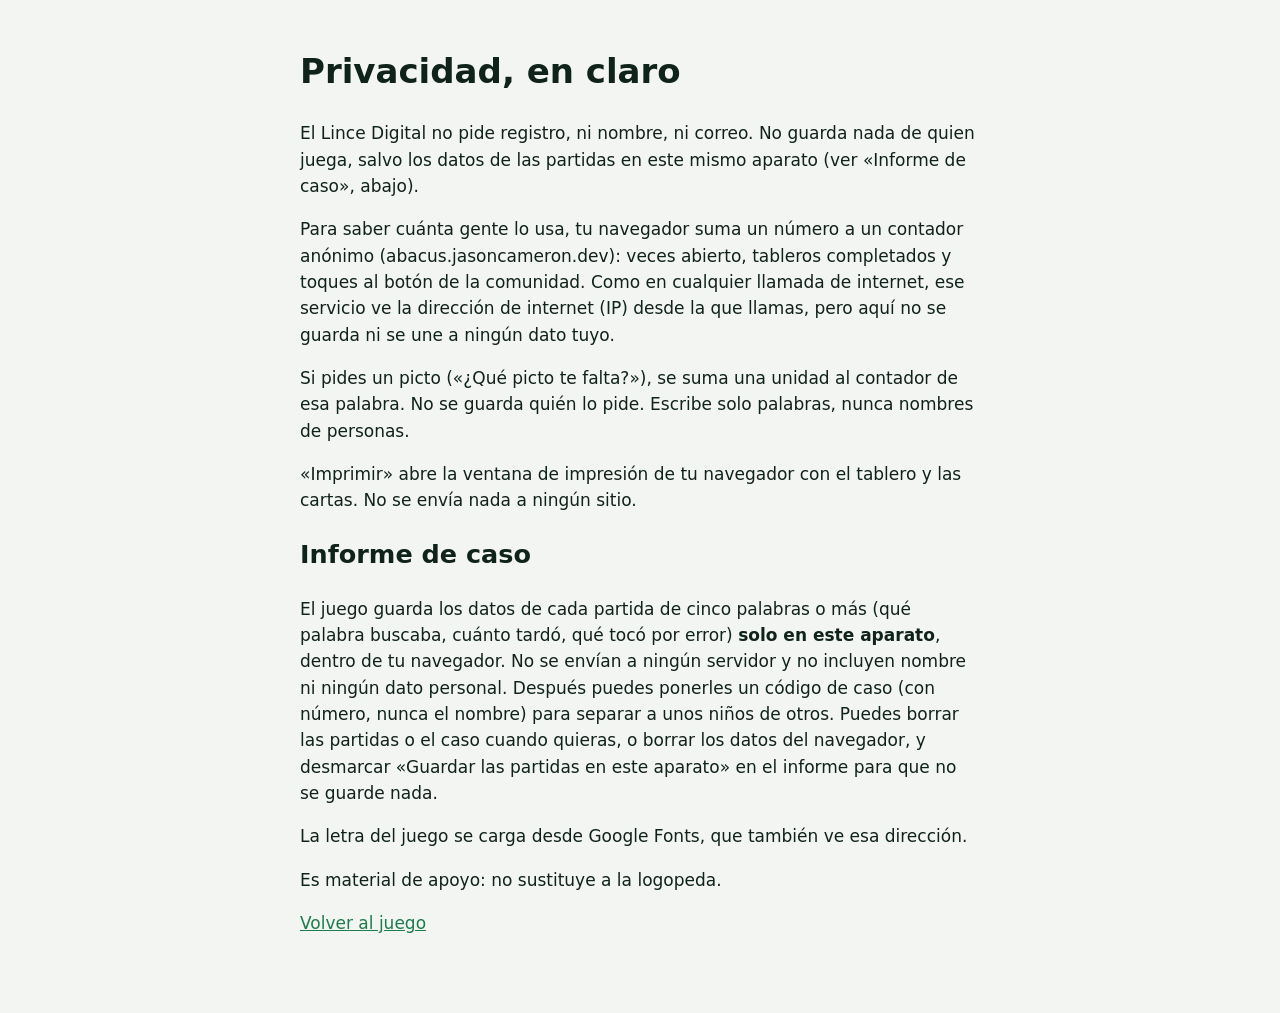
<file: privacidad.html>
<!DOCTYPE html><html lang="es"><head><meta charset="UTF-8"><meta name="viewport" content="width=device-width, initial-scale=1"><title>El Lince Digital · privacidad</title>
<style>body{font:17px/1.55 system-ui,sans-serif;max-width:680px;margin:0 auto;padding:22px 16px 60px;background:#F3F5F2;color:#10231A}a{color:#1E7B4B}</style></head><body>
<h1>Privacidad, en claro</h1>
<p>El Lince Digital no pide registro, ni nombre, ni correo. No guarda nada de quien juega, salvo los datos de las partidas en este mismo aparato (ver «Informe de caso», abajo).</p>
<p>Para saber cuánta gente lo usa, tu navegador suma un número a un contador anónimo (abacus.jasoncameron.dev): veces abierto, tableros completados y toques al botón de la comunidad. Como en cualquier llamada de internet, ese servicio ve la dirección de internet (IP) desde la que llamas, pero aquí no se guarda ni se une a ningún dato tuyo.</p>
<p>Si pides un picto («¿Qué picto te falta?»), se suma una unidad al contador de esa palabra. No se guarda quién lo pide. Escribe solo palabras, nunca nombres de personas.</p>
<p>«Imprimir» abre la ventana de impresión de tu navegador con el tablero y las cartas. No se envía nada a ningún sitio.</p>
<h2>Informe de caso</h2>
<p>El juego guarda los datos de cada partida de cinco palabras o más (qué palabra buscaba, cuánto tardó, qué tocó por error) <b>solo en este aparato</b>, dentro de tu navegador. No se envían a ningún servidor y no incluyen nombre ni ningún dato personal. Después puedes ponerles un código de caso (con número, nunca el nombre) para separar a unos niños de otros. Puedes borrar las partidas o el caso cuando quieras, o borrar los datos del navegador, y desmarcar «Guardar las partidas en este aparato» en el informe para que no se guarde nada.</p>
<p>La letra del juego se carga desde Google Fonts, que también ve esa dirección.</p>
<p>Es material de apoyo: no sustituye a la logopeda.</p>
<p><a href="./">Volver al juego</a></p></body></html>
</file>
<file: lince-extra.css>
/* Lo que la versión pública añade al Lince: carátula, ajustes de la logopeda y voz. */
.lx-velo{position:fixed;inset:0;z-index:2147483000;display:flex;align-items:center;justify-content:center;background:#16351f;overflow:auto;font-family:Nunito,system-ui,sans-serif}
.lx-velo[hidden]{display:none}
.lx-tarjeta{width:100%;max-width:980px;margin:auto;background:#fff8ea;border-radius:0;overflow:hidden;position:relative;min-height:100%;display:flex;flex-direction:column}
.lx-heroe{display:block;width:100%;height:auto;max-height:44vh;object-fit:cover;object-position:50% 30%;background:linear-gradient(135deg,#f3b25a,#d9822b)}
.lx-cuerpo{padding:14px 18px 22px;text-align:center;color:#3a2a14}
.lx-cuerpo h1{margin:4px 0 4px;font:800 clamp(26px,5vw,38px)/1.1 "Fredoka One",Nunito,system-ui,sans-serif;color:#9a4b0b}
.lx-cuerpo p{margin:0 auto 12px;max-width:560px;font-size:clamp(15px,2.2vw,18px);line-height:1.4}
.lx-jugar{display:block;margin:6px auto 12px;border:0;background:none;padding:0;cursor:pointer}
.lx-jugar img{display:block;width:min(300px,70vw);height:auto}
.lx-jugar .lx-txt{display:none;padding:14px 34px;border-radius:999px;background:#f2a81d;color:#fff;font:800 24px Nunito,system-ui,sans-serif;box-shadow:0 5px 0 #b97a08}
.lx-jugar.lx-sinimg .lx-txt{display:inline-block}.lx-jugar.lx-sinimg img{display:none}
.lx-cta{display:inline-flex;align-items:center;gap:8px;margin:4px auto;padding:12px 18px;border-radius:14px;background:#0E3524;color:#fff;font:800 16px Nunito,system-ui,sans-serif;text-decoration:none}
.lx-idea{display:block;margin:10px auto 0;color:#7a4a12;font:700 15px Nunito,system-ui,sans-serif}
.lx-nota{margin-top:12px!important;font-size:12px!important;color:#7a6a52}
.lx-nota a{color:#7a6a52}
.lx-ajb{position:fixed;bottom:8px;right:8px;z-index:9000;width:42px;height:42px;border-radius:50%;border:0;background:rgba(255,255,255,.92);font-size:21px;box-shadow:0 2px 8px rgba(0,0,0,.25);cursor:pointer}
.lx-ajp{position:fixed;inset:0;z-index:2147483100;background:rgba(10,20,12,.6);display:flex;align-items:center;justify-content:center;padding:14px}
.lx-ajp[hidden]{display:none}
.lx-caja{background:#fff;border-radius:18px;max-width:440px;width:100%;max-height:92vh;overflow:auto;padding:18px 18px 14px;font-family:Nunito,system-ui,sans-serif;color:#10231A}
.lx-caja h2{margin:0 0 10px;font-size:22px}
.lx-fila{display:flex;align-items:center;justify-content:space-between;gap:12px;padding:10px 0;border-bottom:1px solid #eef2ee;font-size:16px}
.lx-fila small{display:block;color:#4d6457;font-size:13px;margin-top:2px}
.lx-caja select{font:inherit;padding:6px 8px;border-radius:8px}
.lx-caja input[type=checkbox]{width:24px;height:24px}
.lx-cerrar{display:block;margin:14px auto 0;padding:10px 26px;border:0;border-radius:12px;background:#2FA866;color:#fff;font:800 16px Nunito,system-ui,sans-serif;cursor:pointer}
body.lx-aoido #targetName,body.lx-aoido #targetEmoji{visibility:hidden}
body.lx-aoido .target-card-inner{position:relative}
body.lx-aoido .target-card-inner::after{content:'🔊';position:absolute;inset:0;display:flex;align-items:center;justify-content:center;font-size:28px}
.lx-oir{position:fixed;left:8px;bottom:8px;z-index:9000;width:46px;height:46px;border-radius:50%;border:0;background:rgba(255,255,255,.92);font-size:22px;box-shadow:0 2px 8px rgba(0,0,0,.25);cursor:pointer}
@media (orientation:landscape) and (max-height:520px){.lx-heroe{max-height:40vh}.lx-cuerpo p{display:none}.lx-cuerpo h1{font-size:22px}.lx-cuerpo{padding:8px 14px 12px}}
.lx-jugar:active img{content:url(portada/boton-jugar-pulsado.webp)}

#playAgainBtn{display:flex;margin:0 auto}

/* ===================== ASPECTO LINCE (a juego con la carátula) ===================== */
:root{
  --bg-top:#FFF3D3; --bg-middle:#F9DFA6; --bg-bottom:#F1C879;
  --panel-bg:linear-gradient(180deg,#34733F 0%,#235534 100%); --panel-border:#F0B93A;
  --board-surface:#B5D083; --board-surface-light:#CFE3A4; --board-surface-dark:#9DBD6B;
  --board-rim-outer:#C98B3A; --board-rim-inner:#F5D98F;
  --tile-top:#FFFBEF; --tile-bottom:#F6E6BE; --tile-border-light:#FFFFFF; --tile-border-dark:#DDBF84;
  --tile-shadow-color:rgba(140,90,30,.38);
}
body::before{background-image:radial-gradient(ellipse 80% 50% at 20% -10%,rgba(255,255,255,.55) 0%,transparent 60%),radial-gradient(circle at center,rgba(160,110,40,.07) 1px,transparent 1px)}
body::after{background:radial-gradient(ellipse at center,transparent 55%,rgba(120,70,10,.12) 100%)}
.top-panel{border-bottom:4px solid #F0B93A;box-shadow:0 4px 0 rgba(20,60,30,.35),0 8px 22px rgba(60,40,10,.25),inset 0 1px 0 rgba(255,255,255,.18)}
.logo-title{color:#FFD566!important;font-size:1.5rem!important}
.logo-icon{display:inline-block;width:44px;height:44px;border-radius:50%;background:url(portada/lince-logo.webp) center/cover no-repeat;font-size:0!important;box-shadow:0 0 0 2px #F0B93A,0 3px 6px rgba(0,0,0,.35)}
.board-felt{--S:clamp(90px,17vmin,140px);background:linear-gradient(90deg,rgba(90,60,15,.28) 3px,transparent 3px) 0 0/calc(var(--S)/2) calc(var(--S)/2),linear-gradient(rgba(90,60,15,.28) 3px,transparent 3px) 0 0/calc(var(--S)/2) calc(var(--S)/2),conic-gradient(#E8C679 25%,#A5C96F 0 50%,#E8C679 0 75%,#A5C96F 0) 0 0/var(--S) var(--S)!important;box-shadow:inset 6px 6px 26px rgba(90,60,10,.3),inset -4px -4px 18px rgba(255,255,255,.12)!important}
.board-felt::before{background-image:radial-gradient(ellipse 55% 35% at 28% 18%,rgba(255,255,255,.28) 0%,transparent 70%)!important;background-size:100% 100%!important}
.board-outer-ring{background:linear-gradient(135deg,rgba(255,255,255,.2) 0%,transparent 40%),linear-gradient(180deg,#E3A94E 0%,#C98B3A 30%,#9A6425 85%,#70440F 100%)!important;box-shadow:0 10px 0 rgba(90,50,10,.45),0 12px 25px rgba(60,35,10,.35),inset 0 3px 0 rgba(255,255,255,.2),inset 0 -4px 0 rgba(0,0,0,.3)!important}
.board-inner-ring{background:linear-gradient(135deg,rgba(255,255,255,.35) 0%,transparent 50%),linear-gradient(180deg,#FFF0BF 0%,#F5D98F 35%,#D9AE55 75%,#B48535 100%)!important}
.cell{border-radius:30%!important}
.cell.found{background:linear-gradient(135deg,rgba(255,255,255,.35) 0%,transparent 50%),linear-gradient(180deg,#FFF1A8 0%,#FFD24A 100%)!important;border-color:#F0B93A!important;border-bottom-color:#C98B12!important;border-right-color:#C98B12!important;box-shadow:0 4px 0 #C98B12,0 6px 15px rgba(240,185,58,.5),0 0 26px rgba(255,214,90,.55)!important}
.target-card-inner{border:3px solid #F0B93A!important}
.end-screen{background:radial-gradient(ellipse at center,rgba(40,95,55,.93),rgba(18,55,32,.97))!important}
.end-content{background:linear-gradient(180deg,#FFFBEF,#FBE9BE)!important;border-color:#F0B93A!important}
.end-title{color:#C46A0C!important;-webkit-text-fill-color:#C46A0C!important;background:none!important;text-shadow:0 2px 0 rgba(255,255,255,.7)!important}
.end-stat{background:linear-gradient(180deg,#34733F,#235534)!important}

/* ---- pictos y «Crea tu Lince» ---- */
.lx-pic{font-size:0!important;color:transparent;background-size:contain;background-repeat:no-repeat;background-position:center;mix-blend-mode:multiply;display:block}
.cell-emoji.lx-pic{width:calc(var(--cell-size)*.82);height:calc(var(--cell-size)*.82)}
#targetEmoji.lx-pic{width:46px;height:46px}
.lx-crea{display:block;margin:0 auto 10px;padding:11px 18px;border:2px solid #C98B3A;border-radius:14px;background:#FFF3D3;color:#7a4a12;font:800 16px Nunito,system-ui,sans-serif;cursor:pointer}
.lx-ancha{max-width:760px!important}
.lx-peque{font-size:13px;color:#4d6457;margin:6px 0}
.lx-filtros{display:flex;flex-wrap:wrap;gap:10px;margin:8px 0}
.lx-filtros label{font-size:14px;font-weight:700}
.lx-caja input[type=search]{width:100%;font:inherit;padding:9px 11px;border:1px solid #cdd8cf;border-radius:10px;margin:4px 0 8px}
.lx-cuenta{display:flex;flex-wrap:wrap;align-items:center;gap:8px;font-size:15px;margin:4px 0 8px}
.lx-cuenta button,.lx-botones button{font:700 14px Nunito,system-ui,sans-serif;padding:8px 12px;border-radius:10px;border:1px solid #cdd8cf;background:#fff;cursor:pointer}
.lx-rejilla{display:grid;grid-template-columns:repeat(auto-fill,minmax(92px,1fr));gap:8px;max-height:44vh;overflow:auto;padding:4px;border:1px solid #eef2ee;border-radius:12px;background:#FFFBEF}
.lx-it{display:flex;flex-direction:column;align-items:center;gap:2px;padding:6px 4px;border:2px solid #e8dcc0;border-radius:12px;background:#fff;cursor:pointer;position:relative;text-align:center}
.lx-it.on{border-color:#2FA866;background:#EAF7EE}
.lx-it input{position:absolute;top:4px;left:4px;width:18px;height:18px}
.lx-it b{font-size:12px;line-height:1.1}
.lx-d{display:block;width:54px;height:54px;font-size:38px;line-height:54px;text-align:center}
.lx-d.lx-pic{width:60px;height:60px}
.lx-botones{display:flex;flex-wrap:wrap;gap:8px;justify-content:center;margin-top:12px}
.lx-botones .lx-prim{background:#2FA866;color:#fff;border-color:#2FA866;font-weight:800}

.lx-chips{display:flex;flex-wrap:wrap;gap:6px;max-height:34vh;overflow:auto;padding:4px;border:1px solid #eef2ee;border-radius:12px;background:#FFFBEF}
.lx-chip{font:700 13px Nunito,system-ui,sans-serif;padding:6px 9px;border-radius:999px;border:1.5px solid #e0c98e;background:#fff;cursor:pointer}
.lx-chip.ya{background:#EAF7EE;border-color:#2FA866;color:#1E6B3F}
.lx-otra{display:flex;gap:8px}
.lx-otra input{flex:1;font:inherit;padding:9px 11px;border:1px solid #cdd8cf;border-radius:10px}
.lx-otra button{font:800 14px Nunito,system-ui,sans-serif;padding:9px 14px;border-radius:10px;border:0;background:#2FA866;color:#fff;cursor:pointer}
.lx-pidebtn{display:block;margin:0 auto 8px;padding:8px 14px;border:0;background:none;color:#7a4a12;font:700 14px Nunito,system-ui,sans-serif;text-decoration:underline;cursor:pointer}
.end-content .lx-pidebtn{margin-top:6px}

/* ---- pictos y «Crea tu Lince» ---- */
.lx-pic{font-size:0!important;color:transparent;background-size:contain;background-repeat:no-repeat;background-position:center;mix-blend-mode:multiply;display:block}
.cell-emoji.lx-pic{width:calc(var(--cell-size)*.82);height:calc(var(--cell-size)*.82)}
#targetEmoji.lx-pic{width:46px;height:46px}
.lx-crea{display:block;margin:0 auto 10px;padding:11px 18px;border:2px solid #C98B3A;border-radius:14px;background:#FFF3D3;color:#7a4a12;font:800 16px Nunito,system-ui,sans-serif;cursor:pointer}
.lx-ancha{max-width:760px!important}
.lx-peque{font-size:13px;color:#4d6457;margin:6px 0}
.lx-filtros{display:flex;flex-wrap:wrap;gap:10px;margin:8px 0}
.lx-filtros label{font-size:14px;font-weight:700}
.lx-caja input[type=search]{width:100%;font:inherit;padding:9px 11px;border:1px solid #cdd8cf;border-radius:10px;margin:4px 0 8px}
.lx-cuenta{display:flex;flex-wrap:wrap;align-items:center;gap:8px;font-size:15px;margin:4px 0 8px}
.lx-cuenta button,.lx-botones button{font:700 14px Nunito,system-ui,sans-serif;padding:8px 12px;border-radius:10px;border:1px solid #cdd8cf;background:#fff;cursor:pointer}
.lx-rejilla{display:grid;grid-template-columns:repeat(auto-fill,minmax(92px,1fr));gap:8px;max-height:44vh;overflow:auto;padding:4px;border:1px solid #eef2ee;border-radius:12px;background:#FFFBEF}
.lx-it{display:flex;flex-direction:column;align-items:center;gap:2px;padding:6px 4px;border:2px solid #e8dcc0;border-radius:12px;background:#fff;cursor:pointer;position:relative;text-align:center}
.lx-it.on{border-color:#2FA866;background:#EAF7EE}
.lx-it input{position:absolute;top:4px;left:4px;width:18px;height:18px}
.lx-it b{font-size:12px;line-height:1.1}
.lx-d{display:block;width:54px;height:54px;font-size:38px;line-height:54px;text-align:center}
.lx-d.lx-pic{width:60px;height:60px}
.lx-botones{display:flex;flex-wrap:wrap;gap:8px;justify-content:center;margin-top:12px}
.lx-botones .lx-prim{background:#2FA866;color:#fff;border-color:#2FA866;font-weight:800}

.lx-chips{display:flex;flex-wrap:wrap;gap:6px;max-height:34vh;overflow:auto;padding:4px;border:1px solid #eef2ee;border-radius:12px;background:#FFFBEF}
.lx-chip{font:700 13px Nunito,system-ui,sans-serif;padding:6px 9px;border-radius:999px;border:1.5px solid #e0c98e;background:#fff;cursor:pointer}
.lx-chip.ya{background:#EAF7EE;border-color:#2FA866;color:#1E6B3F}
.lx-otra{display:flex;gap:8px}
.lx-otra input{flex:1;font:inherit;padding:9px 11px;border:1px solid #cdd8cf;border-radius:10px}
.lx-otra button{font:800 14px Nunito,system-ui,sans-serif;padding:9px 14px;border-radius:10px;border:0;background:#2FA866;color:#fff;cursor:pointer}
.lx-pidebtn{display:block;margin:0 auto 8px;padding:8px 14px;border:0;background:none;color:#7a4a12;font:700 14px Nunito,system-ui,sans-serif;text-decoration:underline;cursor:pointer}
.end-content .lx-pidebtn{margin-top:6px}

/* ---- imprimir ---- */
#lxImpr{display:none}
#lxImpr.lxp-vista{display:block;position:fixed;inset:0;z-index:2147483200;background:#fff;overflow:auto;padding:16px}
@media print{
  html,body{height:auto!important;overflow:visible!important;background:#fff!important}
  body>*:not(#lxImpr){display:none!important}
  body::before,body::after{display:none!important}
  #lxImpr{display:block;font-family:Nunito,system-ui,sans-serif;color:#222;-webkit-print-color-adjust:exact;print-color-adjust:exact}
  @page{size:A4;margin:12mm}
}
#lxImpr h1{font-size:20px;margin:0 0 2px;color:#9a4b0b}
#lxImpr p{margin:0 0 8px;font-size:12px;color:#555}

.lx-inicio-grande{display:block;margin:12px auto 0;width:min(320px,86%);padding:16px 18px;border:0;border-radius:18px;background:linear-gradient(180deg,#3d8a4e,#235534);color:#fff;font:800 22px Nunito,system-ui,sans-serif;box-shadow:0 5px 0 #173c24,0 8px 16px rgba(0,0,0,.25);cursor:pointer}
.lx-inicio-grande:active{transform:translateY(3px);box-shadow:0 2px 0 #173c24}
#lxInicio{min-width:96px}

/* ---- informe de caso ---- */
#lxInforme{position:fixed;inset:0;z-index:2147483300;background:#eef2ee;overflow:auto;font-family:Nunito,system-ui,sans-serif;color:#10231A}
#lxInforme[hidden]{display:none}
.lxi-barra{position:sticky;top:0;z-index:2;display:flex;flex-wrap:wrap;gap:8px;justify-content:center;padding:10px;background:#235534}
.lxi-barra button{font:800 14px Nunito,system-ui,sans-serif;padding:9px 14px;border-radius:10px;border:0;background:#fff;color:#235534;cursor:pointer}
.lxi-barra .lxi-prim{background:#F0B93A;color:#3a2a00}
.lxi-hoja{max-width:820px;margin:14px auto 40px;background:#fff;padding:22px 22px 26px;border-radius:14px;box-shadow:0 2px 14px rgba(0,0,0,.12)}
.lxi-cab{display:flex;flex-wrap:wrap;justify-content:space-between;gap:6px;border-bottom:3px solid #F0B93A;padding-bottom:10px;margin-bottom:6px}
.lxi-cab h1{margin:0;font-size:24px;color:#235534}.lxi-cab p{margin:4px 0 0;font-size:15px}
.lxi-ver{font-size:12px;color:#4d6457;align-self:flex-end}
.lxi-hoja section{margin:16px 0;break-inside:avoid}
.lxi-hoja h2{font-size:19px;margin:0 0 6px;color:#235534}
.lxi-hoja h3{font-size:15px;margin:6px 0 4px}
.lxi-hoja ul{margin:4px 0 0;padding-left:20px;line-height:1.5;font-size:15px}
.lxi-peq{font-size:13px;color:#4d6457;margin:0 0 4px}
.lxi-hoja svg{display:block;width:100%;height:auto}
.lxi-dos{display:grid;grid-template-columns:1fr 1fr;gap:14px}
@media (max-width:640px){.lxi-dos{grid-template-columns:1fr}}
.lxi-hoja table{width:100%;border-collapse:collapse;font-size:14px}
.lxi-hoja th,.lxi-hoja td{padding:6px 8px;border-bottom:1px solid #e5ece6;text-align:left;vertical-align:top}
.lxi-hoja th{font-size:12px;color:#4d6457;background:#f4f8f4}
.lxi-vacio{font-size:14px;color:#4d6457;font-style:italic}
.lxi-pie{margin-top:18px;border-top:1px solid #d9e2db;padding-top:8px;font-size:12px;color:#4d6457;line-height:1.45}
#lxCasoBadge{position:fixed;left:50%;transform:translateX(-50%);bottom:8px;z-index:9000;padding:4px 12px;border-radius:99px;background:rgba(35,85,52,.92);color:#fff;font:700 12px Nunito,system-ui,sans-serif}
#lxCasoBadge[hidden]{display:none}
@media print{
  body.lxi-abierto>*:not(#lxInforme){display:none!important}
  body.lxi-abierto #lxInforme{position:static!important;overflow:visible!important;background:#fff!important;display:block!important}
  body.lxi-abierto .lxi-barra{display:none!important}
  body.lxi-abierto .lxi-hoja{box-shadow:none;margin:0;padding:0;max-width:none;border-radius:0}
  body.lxi-abierto{height:auto!important;overflow:visible!important;background:#fff!important}
}


/* ---- impresión a juego con la pantalla ---- */
#lxImpr{display:none}
#lxImpr.lxp-vista{display:block;position:fixed;inset:0;z-index:2147483200;background:#cfd6cf;overflow:auto;padding:12px 0}
.lxp-pg{position:relative;width:210mm;height:297mm;margin:0 auto 12px;padding:9mm 11mm 10mm;box-sizing:border-box;overflow:hidden;background:linear-gradient(180deg,#FFF3D3 0%,#F9DFA6 100%);font-family:Nunito,system-ui,sans-serif;color:#2b2415;-webkit-print-color-adjust:exact;print-color-adjust:exact}
.lxp-vista .lxp-pg{box-shadow:0 2px 14px rgba(0,0,0,.25)}
.lxp-cab{display:flex;align-items:center;gap:5mm;padding:3.5mm 6mm;border-radius:6mm;background:linear-gradient(180deg,#34733F 0%,#235534 100%);border-bottom:1.2mm solid #F0B93A;box-shadow:0 1mm 0 rgba(20,60,30,.35)}
.lxp-lg{width:15mm;height:15mm;border-radius:50%;box-shadow:0 0 0 .6mm #F0B93A;display:block}
.lxp-tt{flex:1;display:flex;flex-direction:column}
.lxp-tt b{font-family:'Fredoka One',Nunito,system-ui,sans-serif;font-size:7.5mm;letter-spacing:.3mm;color:#FFD566;line-height:1.05}
.lxp-tt span{font-size:4mm;font-weight:700;color:#FFF3D3}
.lxp-cm{width:15mm;height:15mm;border-radius:22%;display:block}
.lxp-ins{margin:3.5mm 0 3mm;text-align:center;font-size:4.2mm;font-weight:700;color:#7a4a12}
.lxp-aro1{width:188mm;height:188mm;margin:8mm auto 0;border-radius:50%;padding:3.5mm;box-sizing:border-box;background:linear-gradient(135deg,rgba(255,255,255,.2) 0%,transparent 40%),linear-gradient(180deg,#E3A94E 0%,#C98B3A 30%,#9A6425 85%,#70440F 100%);box-shadow:0 1.4mm 0 rgba(90,50,10,.45),0 2mm 4mm rgba(60,35,10,.3)}
.lxp-aro2{width:100%;height:100%;border-radius:50%;padding:1.6mm;box-sizing:border-box;background:linear-gradient(135deg,rgba(255,255,255,.35) 0%,transparent 50%),linear-gradient(180deg,#FFF0BF 0%,#F5D98F 35%,#D9AE55 75%,#B48535 100%)}
.lxp-disco{position:relative;width:100%;height:100%;border-radius:50%;overflow:hidden;background:linear-gradient(90deg,rgba(90,60,15,.28) .5mm,transparent .5mm) 0 0/17mm 17mm,linear-gradient(rgba(90,60,15,.28) .5mm,transparent .5mm) 0 0/17mm 17mm,conic-gradient(#E8C679 25%,#A5C96F 0 50%,#E8C679 0 75%,#A5C96F 0) 0 0/34mm 34mm;box-shadow:inset 1.4mm 1.4mm 5mm rgba(90,60,10,.3)}
.lxp-cel{position:absolute;width:12%;aspect-ratio:1/1;transform:translate(-50%,-50%);border-radius:50%;background:linear-gradient(135deg,rgba(255,255,255,.5) 0%,transparent 50%),linear-gradient(180deg,#FFFBEF 0%,#F6E6BE 100%);border:.5mm solid #fff;border-bottom-color:#DDBF84;border-right-color:#DDBF84;box-shadow:0 .9mm 0 rgba(140,90,30,.4),0 1.4mm 2mm rgba(0,0,0,.18);display:flex;align-items:center;justify-content:center;box-sizing:border-box;overflow:hidden}
.lxp-cel.vac{background:linear-gradient(180deg,rgba(255,251,239,.55),rgba(246,230,190,.55));border:.5mm dashed rgba(122,74,18,.55);box-shadow:inset 0 .6mm 1.2mm rgba(90,60,10,.25)}
.lxp-d{width:84%;height:84%;object-fit:contain;border-radius:50%;display:block;mix-blend-mode:multiply}
.lxp-d.e{font-size:9mm;line-height:1;width:auto;height:auto;mix-blend-mode:normal}
.lxp-fichas{display:grid;grid-template-columns:repeat(7,1fr);gap:4mm 2mm;justify-items:center;margin-top:6mm}
.lxp-f{width:21mm;height:21mm;border-radius:50%;background:linear-gradient(135deg,rgba(255,255,255,.5) 0%,transparent 50%),linear-gradient(180deg,#FFFBEF 0%,#F6E6BE 100%);border:.6mm dashed #8a6a30;display:flex;align-items:center;justify-content:center;box-sizing:border-box;overflow:hidden}
.lxp-fd{width:84%;height:84%;object-fit:contain;border-radius:50%;display:block;mix-blend-mode:multiply}
.lxp-fd.e{font-size:9.5mm;line-height:1;width:auto;height:auto;mix-blend-mode:normal}
.lxp-cartas{display:grid;grid-template-columns:repeat(3,1fr);gap:3mm 0;justify-items:center;margin-top:5mm}
.lxp-k{width:56mm;height:56mm;border-radius:50%;background:linear-gradient(135deg,rgba(255,255,255,.55) 0%,transparent 50%),linear-gradient(180deg,#FFFBEF 0%,#F6E6BE 100%);border:.7mm dashed #8a6a30;display:flex;flex-direction:column;align-items:center;justify-content:center;gap:1.5mm;box-sizing:border-box}
.lxp-kd{width:30mm;height:30mm;object-fit:contain;border-radius:50%;display:block;mix-blend-mode:multiply}
.lxp-kd.e{font-size:19mm;line-height:1;width:auto;height:auto;mix-blend-mode:normal}
.lxp-k b{font-family:'Fredoka One',Nunito,system-ui,sans-serif;font-weight:400;font-size:6.4mm;color:#235534}
.lxp-pie{position:absolute;left:11mm;right:11mm;bottom:6mm;text-align:center;font-size:2.9mm;color:#7a6a52}
/* ahorrar tinta */
.lxp-eco .lxp-pg{background:#fff}
.lxp-eco .lxp-cab{background:#fff;border:.4mm solid #235534;border-bottom-width:1mm;box-shadow:none}
.lxp-eco .lxp-tt b{color:#235534}.lxp-eco .lxp-tt span{color:#555}
.lxp-eco .lxp-aro1,.lxp-eco .lxp-aro2{background:#fff;box-shadow:none;border:.5mm solid #8a6a30}
.lxp-eco .lxp-disco{background:#fff;box-shadow:none}
.lxp-eco .lxp-cel,.lxp-eco .lxp-f,.lxp-eco .lxp-k{background:#fff;box-shadow:none;border:.4mm solid #666}
.lxp-eco .lxp-cel.vac{background:#fff;border:.4mm dashed #888}
.lxp-eco .lxp-ins{color:#555}
@media print{
  @page{size:A4;margin:0}
  html,body{height:auto!important;overflow:visible!important;background:#fff!important}
  body>*:not(#lxImpr){display:none!important}
  body::before,body::after{display:none!important}
  #lxImpr{display:block}
  .lxp-pg{margin:0;page-break-after:always;break-after:page}
  .lxp-pg:last-child{page-break-after:auto;break-after:auto}
}

.lx-puente{margin:14px auto 0;max-width:460px;padding:12px 14px;border-radius:16px;background:rgba(255,248,231,.92);border:2px solid #F4B93A;text-align:center;color:#25352b}
.lx-puente b{display:block;font:800 16px Nunito,system-ui,sans-serif;color:#1f5a3a;margin-bottom:4px}
.lx-puente p{margin:0 0 8px;font:600 14px/1.4 Nunito,system-ui,sans-serif}
.lxi-puente{max-width:820px;margin:-24px auto 40px;padding:14px 18px;border-radius:14px;background:#fff8e7;border:2px solid #F4B93A;font:600 15px/1.45 Nunito,system-ui,sans-serif;color:#25352b;text-align:center}
.lxi-puente a.lx-cta{margin-top:8px}
@media print{.lxi-puente{display:none!important}}
.lx-pares{background:#E3F3F1;border-color:#2F9C95;color:#165a56}
.lx-modo{display:block;width:100%;margin:8px 0;text-align:left;padding:12px 16px;font:800 17px Nunito,system-ui,sans-serif}
.lx-modo small{font-weight:600;font-size:14px;opacity:.9}
.category-pill[data-filter="pares"]{width:auto;padding-inline:10px;white-space:nowrap}
.lx-modo{background:#2FA866;color:#fff;border:2px solid #2FA866;border-radius:14px;cursor:pointer}
.lx-con{border:2px solid #2F9C95;border-radius:14px;padding:6px 12px 8px;margin:10px 0 0}
.lx-con legend{font:800 15px Nunito,system-ui,sans-serif;color:#165a56;padding:0 6px}
.lx-con-op{display:block;padding:7px 4px;border-bottom:1px solid #e3eee9;font:600 15px/1.35 Nunito,system-ui,sans-serif;cursor:pointer}
.lx-con-op:last-of-type{border-bottom:0}
.lx-con-op input{width:20px;height:20px;vertical-align:-4px;accent-color:#2F9C95}
.lx-con-op small{font-size:13px;color:#4d6457;margin-left:26px;display:inline-block}
.lx-con-n{font-size:12px;font-weight:800;color:#165a56;background:#E3F3F1;border-radius:99px;padding:1px 8px;margin-left:4px}
.lx-con-no{opacity:.55;cursor:default}
</file>
